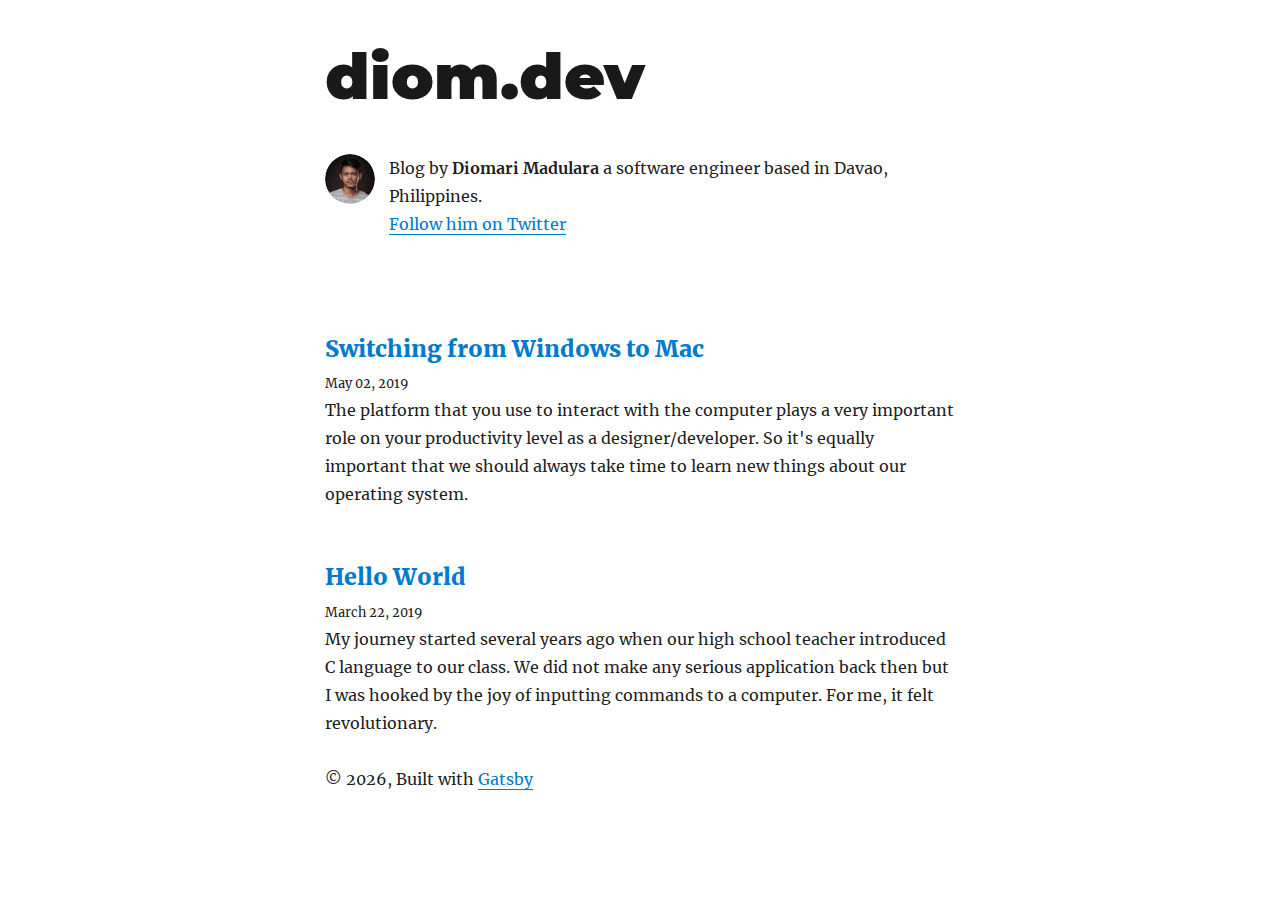
<file: index.html>
<!DOCTYPE html><html lang="en"><head><meta charSet="utf-8"/><meta http-equiv="x-ua-compatible" content="ie=edge"/><meta name="viewport" content="width=device-width, initial-scale=1, shrink-to-fit=no"/><style id="typography.js">html{font-family:sans-serif;-ms-text-size-adjust:100%;-webkit-text-size-adjust:100%}body{margin:0}article,aside,details,figcaption,figure,footer,header,main,menu,nav,section,summary{display:block}audio,canvas,progress,video{display:inline-block}audio:not([controls]){display:none;height:0}progress{vertical-align:baseline}[hidden],template{display:none}a{background-color:transparent;-webkit-text-decoration-skip:objects}a:active,a:hover{outline-width:0}abbr[title]{border-bottom:none;text-decoration:underline;text-decoration:underline dotted}b,strong{font-weight:inherit;font-weight:bolder}dfn{font-style:italic}h1{font-size:2em;margin:.67em 0}mark{background-color:#ff0;color:#000}small{font-size:80%}sub,sup{font-size:75%;line-height:0;position:relative;vertical-align:baseline}sub{bottom:-.25em}sup{top:-.5em}img{border-style:none}svg:not(:root){overflow:hidden}code,kbd,pre,samp{font-family:monospace,monospace;font-size:1em}figure{margin:1em 40px}hr{box-sizing:content-box;height:0;overflow:visible}button,input,optgroup,select,textarea{font:inherit;margin:0}optgroup{font-weight:700}button,input{overflow:visible}button,select{text-transform:none}[type=reset],[type=submit],button,html [type=button]{-webkit-appearance:button}[type=button]::-moz-focus-inner,[type=reset]::-moz-focus-inner,[type=submit]::-moz-focus-inner,button::-moz-focus-inner{border-style:none;padding:0}[type=button]:-moz-focusring,[type=reset]:-moz-focusring,[type=submit]:-moz-focusring,button:-moz-focusring{outline:1px dotted ButtonText}fieldset{border:1px solid silver;margin:0 2px;padding:.35em .625em .75em}legend{box-sizing:border-box;color:inherit;display:table;max-width:100%;padding:0;white-space:normal}textarea{overflow:auto}[type=checkbox],[type=radio]{box-sizing:border-box;padding:0}[type=number]::-webkit-inner-spin-button,[type=number]::-webkit-outer-spin-button{height:auto}[type=search]{-webkit-appearance:textfield;outline-offset:-2px}[type=search]::-webkit-search-cancel-button,[type=search]::-webkit-search-decoration{-webkit-appearance:none}::-webkit-input-placeholder{color:inherit;opacity:.54}::-webkit-file-upload-button{-webkit-appearance:button;font:inherit}html{font:100%/1.75 'Merriweather','Georgia',serif;box-sizing:border-box;overflow-y:scroll;}*{box-sizing:inherit;}*:before{box-sizing:inherit;}*:after{box-sizing:inherit;}body{color:hsla(0,0%,0%,0.9);font-family:'Merriweather','Georgia',serif;font-weight:400;word-wrap:break-word;font-kerning:normal;-moz-font-feature-settings:"kern", "liga", "clig", "calt";-ms-font-feature-settings:"kern", "liga", "clig", "calt";-webkit-font-feature-settings:"kern", "liga", "clig", "calt";font-feature-settings:"kern", "liga", "clig", "calt";}img{max-width:100%;margin-left:0;margin-right:0;margin-top:0;padding-bottom:0;padding-left:0;padding-right:0;padding-top:0;margin-bottom:1.75rem;}h1{margin-left:0;margin-right:0;margin-top:0;padding-bottom:0;padding-left:0;padding-right:0;padding-top:0;margin-bottom:1.75rem;color:inherit;font-family:Montserrat,sans-serif;font-weight:900;text-rendering:optimizeLegibility;font-size:2.5rem;line-height:1.1;}h2{margin-left:0;margin-right:0;margin-top:0;padding-bottom:0;padding-left:0;padding-right:0;padding-top:0;margin-bottom:1.75rem;color:inherit;font-family:'Merriweather','Georgia',serif;font-weight:900;text-rendering:optimizeLegibility;font-size:1.73286rem;line-height:1.1;}h3{margin-left:0;margin-right:0;margin-top:0;padding-bottom:0;padding-left:0;padding-right:0;padding-top:0;margin-bottom:1.75rem;color:inherit;font-family:'Merriweather','Georgia',serif;font-weight:900;text-rendering:optimizeLegibility;font-size:1.4427rem;line-height:1.1;}h4{margin-left:0;margin-right:0;margin-top:0;padding-bottom:0;padding-left:0;padding-right:0;padding-top:0;margin-bottom:1.75rem;color:inherit;font-family:'Merriweather','Georgia',serif;font-weight:900;text-rendering:optimizeLegibility;font-size:1rem;line-height:1.1;letter-spacing:0.140625em;text-transform:uppercase;}h5{margin-left:0;margin-right:0;margin-top:0;padding-bottom:0;padding-left:0;padding-right:0;padding-top:0;margin-bottom:1.75rem;color:inherit;font-family:'Merriweather','Georgia',serif;font-weight:900;text-rendering:optimizeLegibility;font-size:0.83255rem;line-height:1.1;}h6{margin-left:0;margin-right:0;margin-top:0;padding-bottom:0;padding-left:0;padding-right:0;padding-top:0;margin-bottom:1.75rem;color:inherit;font-family:'Merriweather','Georgia',serif;font-weight:900;text-rendering:optimizeLegibility;font-size:0.75966rem;line-height:1.1;font-style:italic;}hgroup{margin-left:0;margin-right:0;margin-top:0;padding-bottom:0;padding-left:0;padding-right:0;padding-top:0;margin-bottom:1.75rem;}ul{margin-left:1.75rem;margin-right:0;margin-top:0;padding-bottom:0;padding-left:0;padding-right:0;padding-top:0;margin-bottom:1.75rem;list-style-position:outside;list-style-image:none;list-style:disc;}ol{margin-left:1.75rem;margin-right:0;margin-top:0;padding-bottom:0;padding-left:0;padding-right:0;padding-top:0;margin-bottom:1.75rem;list-style-position:outside;list-style-image:none;}dl{margin-left:0;margin-right:0;margin-top:0;padding-bottom:0;padding-left:0;padding-right:0;padding-top:0;margin-bottom:1.75rem;}dd{margin-left:0;margin-right:0;margin-top:0;padding-bottom:0;padding-left:0;padding-right:0;padding-top:0;margin-bottom:1.75rem;}p{margin-left:0;margin-right:0;margin-top:0;padding-bottom:0;padding-left:0;padding-right:0;padding-top:0;margin-bottom:1.75rem;}figure{margin-left:0;margin-right:0;margin-top:0;padding-bottom:0;padding-left:0;padding-right:0;padding-top:0;margin-bottom:1.75rem;}pre{margin-left:0;margin-right:0;margin-top:0;padding-bottom:0;padding-left:0;padding-right:0;padding-top:0;margin-bottom:1.75rem;font-size:0.85rem;line-height:1.75rem;}table{margin-left:0;margin-right:0;margin-top:0;padding-bottom:0;padding-left:0;padding-right:0;padding-top:0;margin-bottom:1.75rem;font-size:1rem;line-height:1.75rem;border-collapse:collapse;width:100%;}fieldset{margin-left:0;margin-right:0;margin-top:0;padding-bottom:0;padding-left:0;padding-right:0;padding-top:0;margin-bottom:1.75rem;}blockquote{margin-left:-1.75rem;margin-right:1.75rem;margin-top:0;padding-bottom:0;padding-left:1.42188rem;padding-right:0;padding-top:0;margin-bottom:1.75rem;font-size:1.20112rem;line-height:1.75rem;color:hsla(0,0%,0%,0.59);font-style:italic;border-left:0.32813rem solid hsla(0,0%,0%,0.9);}form{margin-left:0;margin-right:0;margin-top:0;padding-bottom:0;padding-left:0;padding-right:0;padding-top:0;margin-bottom:1.75rem;}noscript{margin-left:0;margin-right:0;margin-top:0;padding-bottom:0;padding-left:0;padding-right:0;padding-top:0;margin-bottom:1.75rem;}iframe{margin-left:0;margin-right:0;margin-top:0;padding-bottom:0;padding-left:0;padding-right:0;padding-top:0;margin-bottom:1.75rem;}hr{margin-left:0;margin-right:0;margin-top:0;padding-bottom:0;padding-left:0;padding-right:0;padding-top:0;margin-bottom:calc(1.75rem - 1px);background:hsla(0,0%,0%,0.2);border:none;height:1px;}address{margin-left:0;margin-right:0;margin-top:0;padding-bottom:0;padding-left:0;padding-right:0;padding-top:0;margin-bottom:1.75rem;}b{font-weight:700;}strong{font-weight:700;}dt{font-weight:700;}th{font-weight:700;}li{margin-bottom:calc(1.75rem / 2);}ol li{padding-left:0;}ul li{padding-left:0;}li > ol{margin-left:1.75rem;margin-bottom:calc(1.75rem / 2);margin-top:calc(1.75rem / 2);}li > ul{margin-left:1.75rem;margin-bottom:calc(1.75rem / 2);margin-top:calc(1.75rem / 2);}blockquote *:last-child{margin-bottom:0;}li *:last-child{margin-bottom:0;}p *:last-child{margin-bottom:0;}li > p{margin-bottom:calc(1.75rem / 2);}code{font-size:0.85rem;line-height:1.75rem;}kbd{font-size:0.85rem;line-height:1.75rem;}samp{font-size:0.85rem;line-height:1.75rem;}abbr{border-bottom:1px dotted hsla(0,0%,0%,0.5);cursor:help;}acronym{border-bottom:1px dotted hsla(0,0%,0%,0.5);cursor:help;}abbr[title]{border-bottom:1px dotted hsla(0,0%,0%,0.5);cursor:help;text-decoration:none;}thead{text-align:left;}td,th{text-align:left;border-bottom:1px solid hsla(0,0%,0%,0.12);font-feature-settings:"tnum";-moz-font-feature-settings:"tnum";-ms-font-feature-settings:"tnum";-webkit-font-feature-settings:"tnum";padding-left:1.16667rem;padding-right:1.16667rem;padding-top:0.875rem;padding-bottom:calc(0.875rem - 1px);}th:first-child,td:first-child{padding-left:0;}th:last-child,td:last-child{padding-right:0;}blockquote > :last-child{margin-bottom:0;}blockquote cite{font-size:1rem;line-height:1.75rem;color:hsla(0,0%,0%,0.9);font-weight:400;}blockquote cite:before{content:"— ";}ul,ol{margin-left:0;}@media only screen and (max-width:480px){ul,ol{margin-left:1.75rem;}blockquote{margin-left:-1.3125rem;margin-right:0;padding-left:0.98438rem;}}h1,h2,h3,h4,h5,h6{margin-top:3.5rem;}a{box-shadow:0 1px 0 0 currentColor;color:#007acc;text-decoration:none;}a:hover,a:active{box-shadow:none;}mark,ins{background:#007acc;color:white;padding:0.10938rem 0.21875rem;text-decoration:none;}a.gatsby-resp-image-link{box-shadow:none;}</style><link rel="apple-touch-icon" sizes="384x384" href="/icons/icon-384x384.png?v=07fab8ad5473f1e15e5f98b64f5d02eda19b8316"/><link rel="alternate" type="application/rss+xml" href="/rss.xml"/><link rel="shortcut icon" href="/icons/icon-48x48.png?v=07fab8ad5473f1e15e5f98b64f5d02eda19b8316"/><link rel="manifest" href="/manifest.webmanifest"/><meta name="theme-color" content="#663399"/><link rel="apple-touch-icon" sizes="48x48" href="/icons/icon-48x48.png?v=07fab8ad5473f1e15e5f98b64f5d02eda19b8316"/><link rel="apple-touch-icon" sizes="72x72" href="/icons/icon-72x72.png?v=07fab8ad5473f1e15e5f98b64f5d02eda19b8316"/><link rel="apple-touch-icon" sizes="96x96" href="/icons/icon-96x96.png?v=07fab8ad5473f1e15e5f98b64f5d02eda19b8316"/><link rel="apple-touch-icon" sizes="144x144" href="/icons/icon-144x144.png?v=07fab8ad5473f1e15e5f98b64f5d02eda19b8316"/><link rel="apple-touch-icon" sizes="192x192" href="/icons/icon-192x192.png?v=07fab8ad5473f1e15e5f98b64f5d02eda19b8316"/><link rel="apple-touch-icon" sizes="256x256" href="/icons/icon-256x256.png?v=07fab8ad5473f1e15e5f98b64f5d02eda19b8316"/><meta name="generator" content="Gatsby 2.2.5"/><link rel="apple-touch-icon" sizes="512x512" href="/icons/icon-512x512.png?v=07fab8ad5473f1e15e5f98b64f5d02eda19b8316"/><title data-react-helmet="true">Diomari Madulara - Software Engineer | diom.dev</title><meta data-react-helmet="true" name="description" content="Personal blog of Diomari Madulara"/><meta data-react-helmet="true" property="og:title" content="Diomari Madulara - Software Engineer"/><meta data-react-helmet="true" property="og:description" content="Personal blog of Diomari Madulara"/><meta data-react-helmet="true" property="og:type" content="website"/><meta data-react-helmet="true" name="twitter:card" content="summary"/><meta data-react-helmet="true" name="twitter:creator" content="Diomari Madulara"/><meta data-react-helmet="true" name="twitter:title" content="Diomari Madulara - Software Engineer"/><meta data-react-helmet="true" name="twitter:description" content="Personal blog of Diomari Madulara"/><meta data-react-helmet="true" name="keywords" content="blog, gatsby, javascript, react"/><style data-href="/styles.969dd727ab0bd044be6d.css">@font-face{font-family:Montserrat;font-style:normal;font-display:swap;font-weight:100;src:local("Montserrat Thin "),local("Montserrat-Thin"),url(/static/montserrat-latin-100-4124805c0503dbfe42dd67d7f5715964.woff2) format("woff2"),url(/static/montserrat-latin-100-c8fb2f714bbc7bc3e8dfffa916b286dc.woff) format("woff")}@font-face{font-family:Montserrat;font-style:italic;font-display:swap;font-weight:100;src:local("Montserrat Thin italic"),local("Montserrat-Thinitalic"),url(/static/montserrat-latin-100italic-e4bf47bd171a9b2a72dd84c58bf90edf.woff2) format("woff2"),url(/static/montserrat-latin-100italic-d1f3f2d02ee4d7d2d4b1ad865014f189.woff) format("woff")}@font-face{font-family:Montserrat;font-style:normal;font-display:swap;font-weight:200;src:local("Montserrat Extra Light "),local("Montserrat-Extra Light"),url(/static/montserrat-latin-200-444ae007121264bc1969d49b4031f9b2.woff2) format("woff2"),url(/static/montserrat-latin-200-edbce16a90aa22c297a0307b85789837.woff) format("woff")}@font-face{font-family:Montserrat;font-style:italic;font-display:swap;font-weight:200;src:local("Montserrat Extra Light italic"),local("Montserrat-Extra Lightitalic"),url(/static/montserrat-latin-200italic-f316c5d1ec40f3e68654c3f38b3999f3.woff2) format("woff2"),url(/static/montserrat-latin-200italic-d7bbb730d9b5e11720b3eb32326dcca7.woff) format("woff")}@font-face{font-family:Montserrat;font-style:normal;font-display:swap;font-weight:300;src:local("Montserrat Light "),local("Montserrat-Light"),url(/static/montserrat-latin-300-0a7c6df06e85d978d096d4d18fd8d43d.woff2) format("woff2"),url(/static/montserrat-latin-300-5e86df2cad22d2ef2b03516334afae5e.woff) format("woff")}@font-face{font-family:Montserrat;font-style:italic;font-display:swap;font-weight:300;src:local("Montserrat Light italic"),local("Montserrat-Lightitalic"),url(/static/montserrat-latin-300italic-c076c4892bc7a4be7b9097e97a35012d.woff2) format("woff2"),url(/static/montserrat-latin-300italic-37c74a8d2d0d36a0a2c6e9a37ee15b0c.woff) format("woff")}@font-face{font-family:Montserrat;font-style:normal;font-display:swap;font-weight:400;src:local("Montserrat Regular "),local("Montserrat-Regular"),url(/static/montserrat-latin-400-501ce09c42716a2f6e1503a25eb174c9.woff2) format("woff2"),url(/static/montserrat-latin-400-f29d2b8559699b6beb5b29b25b8bc572.woff) format("woff")}@font-face{font-family:Montserrat;font-style:italic;font-display:swap;font-weight:400;src:local("Montserrat Regular italic"),local("Montserrat-Regularitalic"),url(/static/montserrat-latin-400italic-882908d9950d9c86ebd380877f293d95.woff2) format("woff2"),url(/static/montserrat-latin-400italic-22e7b04e5f2a901d49d4d342315a715a.woff) format("woff")}@font-face{font-family:Montserrat;font-style:normal;font-display:swap;font-weight:500;src:local("Montserrat Medium "),local("Montserrat-Medium"),url(/static/montserrat-latin-500-f0f2716c5fe401d175b88715e7d28685.woff2) format("woff2"),url(/static/montserrat-latin-500-991b453bf90a0980e78966d2af7e3d3a.woff) format("woff")}@font-face{font-family:Montserrat;font-style:italic;font-display:swap;font-weight:500;src:local("Montserrat Medium italic"),local("Montserrat-Mediumitalic"),url(/static/montserrat-latin-500italic-4590ebba421b3288c305305d7fa7b504.woff2) format("woff2"),url(/static/montserrat-latin-500italic-f3d41e4cdcc2314e49ddcea751d6f87f.woff) format("woff")}@font-face{font-family:Montserrat;font-style:normal;font-display:swap;font-weight:600;src:local("Montserrat SemiBold "),local("Montserrat-SemiBold"),url(/static/montserrat-latin-600-15c24f7109941777774ddd2c636c6a50.woff2) format("woff2"),url(/static/montserrat-latin-600-f6dc6096f48956908c1787d9a722570a.woff) format("woff")}@font-face{font-family:Montserrat;font-style:italic;font-display:swap;font-weight:600;src:local("Montserrat SemiBold italic"),local("Montserrat-SemiBolditalic"),url(/static/montserrat-latin-600italic-6d10b80529d5c36c7c09fca7193af0fc.woff2) format("woff2"),url(/static/montserrat-latin-600italic-02c4833312d94b1b0866f073023a250e.woff) format("woff")}@font-face{font-family:Montserrat;font-style:normal;font-display:swap;font-weight:700;src:local("Montserrat Bold "),local("Montserrat-Bold"),url(/static/montserrat-latin-700-79982cd1f74c6fa7451bf9b37ead09ff.woff2) format("woff2"),url(/static/montserrat-latin-700-957e93fbbe131a59791cd820d98b7109.woff) format("woff")}@font-face{font-family:Montserrat;font-style:italic;font-display:swap;font-weight:700;src:local("Montserrat Bold italic"),local("Montserrat-Bolditalic"),url(/static/montserrat-latin-700italic-283438e9577fe6a684466bb100e105ec.woff2) format("woff2"),url(/static/montserrat-latin-700italic-ca627c5ccc65cf80c2ecaea44b997de9.woff) format("woff")}@font-face{font-family:Montserrat;font-style:normal;font-display:swap;font-weight:800;src:local("Montserrat ExtraBold "),local("Montserrat-ExtraBold"),url(/static/montserrat-latin-800-35386154b78d046218fc8f88a44ff515.woff2) format("woff2"),url(/static/montserrat-latin-800-756655905d91b77960888262e7d58d35.woff) format("woff")}@font-face{font-family:Montserrat;font-style:italic;font-display:swap;font-weight:800;src:local("Montserrat ExtraBold italic"),local("Montserrat-ExtraBolditalic"),url(/static/montserrat-latin-800italic-e1b52a7bd83e2324db6d92bdc206844c.woff2) format("woff2"),url(/static/montserrat-latin-800italic-a69f0add9d86c1a84311d7dd8693ba4a.woff) format("woff")}@font-face{font-family:Montserrat;font-style:normal;font-display:swap;font-weight:900;src:local("Montserrat Black "),local("Montserrat-Black"),url(/static/montserrat-latin-900-260c2ea3ef57feb82251952e605a36d5.woff2) format("woff2"),url(/static/montserrat-latin-900-186cae8091da578150d81958e217714a.woff) format("woff")}@font-face{font-family:Montserrat;font-style:italic;font-display:swap;font-weight:900;src:local("Montserrat Black italic"),local("Montserrat-Blackitalic"),url(/static/montserrat-latin-900italic-d785fb9fc74588ffb7f306799709a97d.woff2) format("woff2"),url(/static/montserrat-latin-900italic-43b527fe77254f97ea36e2b54e845ec4.woff) format("woff")}@font-face{font-family:Merriweather;font-style:normal;font-display:swap;font-weight:300;src:local("Merriweather Light "),local("Merriweather-Light"),url(/static/merriweather-latin-300-b1158cfcd4aacb9d8fb61625e37af46a.woff2) format("woff2"),url(/static/merriweather-latin-300-cc7de05e166e90320d7d896e0f72a19d.woff) format("woff")}@font-face{font-family:Merriweather;font-style:italic;font-display:swap;font-weight:300;src:local("Merriweather Light italic"),local("Merriweather-Lightitalic"),url(/static/merriweather-latin-300italic-8fe52a48089d6ebe46db0b8e7cc66263.woff2) format("woff2"),url(/static/merriweather-latin-300italic-e1331f5397c2a673f9d3765138debdb5.woff) format("woff")}@font-face{font-family:Merriweather;font-style:normal;font-display:swap;font-weight:400;src:local("Merriweather Regular "),local("Merriweather-Regular"),url(/static/merriweather-latin-400-8276fdb72ae8f4714d4e6eba704cc39f.woff2) format("woff2"),url(/static/merriweather-latin-400-69f09800f4f6479d06e44eba837df872.woff) format("woff")}@font-face{font-family:Merriweather;font-style:italic;font-display:swap;font-weight:400;src:local("Merriweather Regular italic"),local("Merriweather-Regularitalic"),url(/static/merriweather-latin-400italic-3a9be9ea9f7aa4af6de7307df21d9fc0.woff2) format("woff2"),url(/static/merriweather-latin-400italic-d76079ed7541a433a54f79316de086e9.woff) format("woff")}@font-face{font-family:Merriweather;font-style:normal;font-display:swap;font-weight:700;src:local("Merriweather Bold "),local("Merriweather-Bold"),url(/static/merriweather-latin-700-fa534be7ffa380e39a7f6e03bf9a5e03.woff2) format("woff2"),url(/static/merriweather-latin-700-ba56ea84b8084b7ff9677f50d3cd81bd.woff) format("woff")}@font-face{font-family:Merriweather;font-style:italic;font-display:swap;font-weight:700;src:local("Merriweather Bold italic"),local("Merriweather-Bolditalic"),url(/static/merriweather-latin-700italic-1ef5edaaa20ae53ea50399884c5e48c6.woff2) format("woff2"),url(/static/merriweather-latin-700italic-534bc9e7ce93c73d73426e46acd78092.woff) format("woff")}@font-face{font-family:Merriweather;font-style:normal;font-display:swap;font-weight:900;src:local("Merriweather Black "),local("Merriweather-Black"),url(/static/merriweather-latin-900-7528fb70e8a4a82c7305e72ff43ac25f.woff2) format("woff2"),url(/static/merriweather-latin-900-3799b6e2f5ed3fcccf9d7a708d7419fa.woff) format("woff")}@font-face{font-family:Merriweather;font-style:italic;font-display:swap;font-weight:900;src:local("Merriweather Black italic"),local("Merriweather-Blackitalic"),url(/static/merriweather-latin-900italic-e1b4d2aaa78e12ad84aaf8a56321e4c2.woff2) format("woff2"),url(/static/merriweather-latin-900italic-2ae22f731b3424e8dbb4b37f7ca6e708.woff) format("woff")}main .gatsby-resp-image-link .gatsby-resp-image-wrapper{margin-left:0!important}</style><link as="script" rel="preload" href="/component---src-pages-index-js-31e94a63574bac7d5196.js"/><link as="script" rel="preload" href="/0-a5d07751aedf8421c70f.js"/><link as="script" rel="preload" href="/app-74fe15c4a81a17763fd7.js"/><link as="script" rel="preload" href="/styles-55d9a77079648f7209b9.js"/><link as="script" rel="preload" href="/webpack-runtime-407ea5a5af0bd3889fde.js"/><link as="fetch" rel="preload" href="/static/d/173/path---index-6a9-1HptWa3Ywkvze0dQGs2aHNvXd4.json" crossorigin="use-credentials"/></head><body><noscript id="gatsby-noscript">This app works best with JavaScript enabled.</noscript><div id="___gatsby"><div style="outline:none" tabindex="-1" role="group"><div style="margin-left:auto;margin-right:auto;max-width:42rem;padding:2.625rem 1.3125rem"><header><h1 style="font-size:3.95285rem;line-height:4.375rem;margin-bottom:2.625rem;margin-top:0"><a aria-current="page" style="box-shadow:none;text-decoration:none;color:inherit" class="" href="/">diom.dev</a></h1></header><main><div style="display:flex;margin-bottom:4.375rem"><div class=" gatsby-image-wrapper" style="position:relative;overflow:hidden;display:inline-block;width:50px;height:50px;margin-right:0.875rem;margin-bottom:0;min-width:50px;border-radius:100%"><img src="[data-uri]" alt="Diomari Madulara" style="position:absolute;top:0;left:0;width:100%;height:100%;object-fit:cover;object-position:center;opacity:1;transition:opacity 0.5s;transition-delay:0.25s;border-radius:50%"/><noscript><picture><img width="50" height="50" srcset="/static/4cc127510f37fc90dfe2adbf55abe382/b66ac/profile-pic.jpg 1x,
/static/4cc127510f37fc90dfe2adbf55abe382/a61a6/profile-pic.jpg 1.5x,
/static/4cc127510f37fc90dfe2adbf55abe382/45d91/profile-pic.jpg 2x,
/static/4cc127510f37fc90dfe2adbf55abe382/2181b/profile-pic.jpg 3x" src="/static/4cc127510f37fc90dfe2adbf55abe382/b66ac/profile-pic.jpg" alt="Diomari Madulara" style="position:absolute;top:0;left:0;transition:opacity 0.5s;transition-delay:0.5s;opacity:1;width:100%;height:100%;object-fit:cover;object-position:center"/></picture></noscript></div><p>Blog by <strong>Diomari Madulara</strong> a software engineer based in Davao, Philippines.<br/> <a href="https://twitter.com/diomdev">Follow him on Twitter</a></p></div><div><h3 style="margin-bottom:0.4375rem"><a style="box-shadow:none" href="/switching-from-windows-to-mac/">Switching from Windows to Mac</a></h3><small>May 02, 2019</small><p>The platform that you use to interact with the computer plays a very important role on your productivity level as a designer/developer. So it's equally important that we should always take time to learn new things about our operating system.</p></div><div><h3 style="margin-bottom:0.4375rem"><a style="box-shadow:none" href="/hello-world/">Hello World</a></h3><small>March 22, 2019</small><p>My journey started several years ago when our high school teacher introduced C language to our class. We did not make any serious application back then but I was hooked by the joy of inputting commands to a computer. For me, it felt revolutionary.</p></div></main><footer>© <!-- -->2019<!-- -->, Built with<!-- --> <a href="https://www.gatsbyjs.org">Gatsby</a></footer></div></div></div><script>
  
  
  if(true) {
    (function(i,s,o,g,r,a,m){i['GoogleAnalyticsObject']=r;i[r]=i[r]||function(){
    (i[r].q=i[r].q||[]).push(arguments)},i[r].l=1*new Date();a=s.createElement(o),
    m=s.getElementsByTagName(o)[0];a.async=1;a.src=g;m.parentNode.insertBefore(a,m)
    })(window,document,'script','https://www.google-analytics.com/analytics.js','ga');
  }
  if (typeof ga === "function") {
    ga('create', 'UA-129725667-2', 'auto', {});
      
      
      
      }
      </script><script>
  
  
  if(true) {
    (function(i,s,o,g,r,a,m){i['GoogleAnalyticsObject']=r;i[r]=i[r]||function(){
    (i[r].q=i[r].q||[]).push(arguments)},i[r].l=1*new Date();a=s.createElement(o),
    m=s.getElementsByTagName(o)[0];a.async=1;a.src=g;m.parentNode.insertBefore(a,m)
    })(window,document,'script','https://www.google-analytics.com/analytics.js','ga');
  }
  if (typeof ga === "function") {
    ga('create', 'undefined', 'auto', {});
      
      
      
      }
      </script><script id="gatsby-script-loader">/*<![CDATA[*/window.page={"componentChunkName":"component---src-pages-index-js","jsonName":"index","path":"/"};window.dataPath="173/path---index-6a9-1HptWa3Ywkvze0dQGs2aHNvXd4";/*]]>*/</script><script id="gatsby-chunk-mapping">/*<![CDATA[*/window.___chunkMapping={"app":["/app-74fe15c4a81a17763fd7.js"],"component---node-modules-gatsby-plugin-offline-app-shell-js":["/component---node-modules-gatsby-plugin-offline-app-shell-js-58f67562ab44a02057bd.js"],"component---src-templates-blog-post-js":["/component---src-templates-blog-post-js-3e34b6194d92c4f2395a.js"],"component---src-pages-404-js":["/component---src-pages-404-js-62afd24c09d5e382a0e3.js"],"component---src-pages-index-js":["/component---src-pages-index-js-31e94a63574bac7d5196.js"],"pages-manifest":["/pages-manifest-dee102dc2f5b057f1097.js"]};/*]]>*/</script><script src="/webpack-runtime-407ea5a5af0bd3889fde.js" async=""></script><script src="/styles-55d9a77079648f7209b9.js" async=""></script><script src="/app-74fe15c4a81a17763fd7.js" async=""></script><script src="/0-a5d07751aedf8421c70f.js" async=""></script><script src="/component---src-pages-index-js-31e94a63574bac7d5196.js" async=""></script></body></html>
</file>
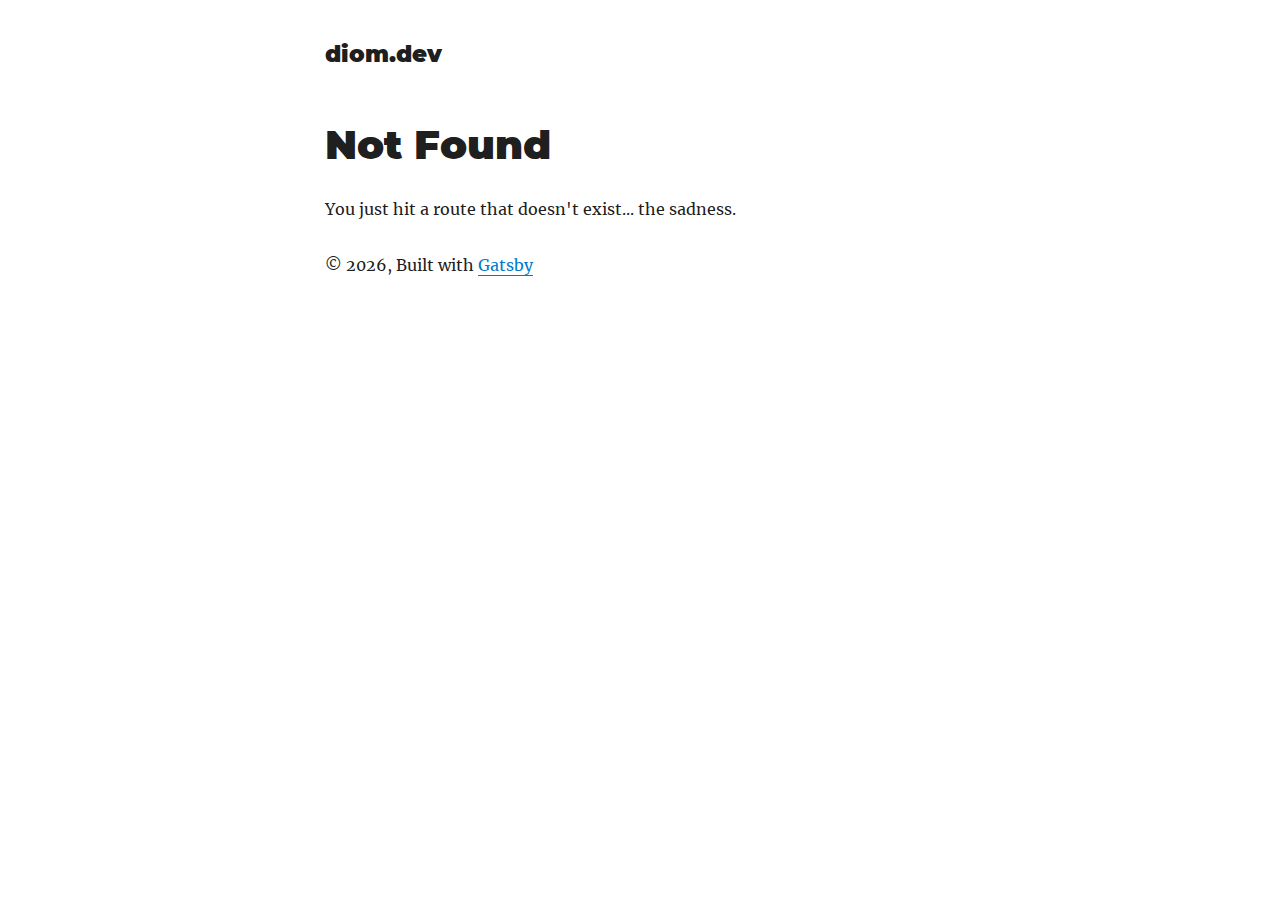
<file: 404/index.html>
<!DOCTYPE html><html lang="en"><head><meta charSet="utf-8"/><meta http-equiv="x-ua-compatible" content="ie=edge"/><meta name="viewport" content="width=device-width, initial-scale=1, shrink-to-fit=no"/><style id="typography.js">html{font-family:sans-serif;-ms-text-size-adjust:100%;-webkit-text-size-adjust:100%}body{margin:0}article,aside,details,figcaption,figure,footer,header,main,menu,nav,section,summary{display:block}audio,canvas,progress,video{display:inline-block}audio:not([controls]){display:none;height:0}progress{vertical-align:baseline}[hidden],template{display:none}a{background-color:transparent;-webkit-text-decoration-skip:objects}a:active,a:hover{outline-width:0}abbr[title]{border-bottom:none;text-decoration:underline;text-decoration:underline dotted}b,strong{font-weight:inherit;font-weight:bolder}dfn{font-style:italic}h1{font-size:2em;margin:.67em 0}mark{background-color:#ff0;color:#000}small{font-size:80%}sub,sup{font-size:75%;line-height:0;position:relative;vertical-align:baseline}sub{bottom:-.25em}sup{top:-.5em}img{border-style:none}svg:not(:root){overflow:hidden}code,kbd,pre,samp{font-family:monospace,monospace;font-size:1em}figure{margin:1em 40px}hr{box-sizing:content-box;height:0;overflow:visible}button,input,optgroup,select,textarea{font:inherit;margin:0}optgroup{font-weight:700}button,input{overflow:visible}button,select{text-transform:none}[type=reset],[type=submit],button,html [type=button]{-webkit-appearance:button}[type=button]::-moz-focus-inner,[type=reset]::-moz-focus-inner,[type=submit]::-moz-focus-inner,button::-moz-focus-inner{border-style:none;padding:0}[type=button]:-moz-focusring,[type=reset]:-moz-focusring,[type=submit]:-moz-focusring,button:-moz-focusring{outline:1px dotted ButtonText}fieldset{border:1px solid silver;margin:0 2px;padding:.35em .625em .75em}legend{box-sizing:border-box;color:inherit;display:table;max-width:100%;padding:0;white-space:normal}textarea{overflow:auto}[type=checkbox],[type=radio]{box-sizing:border-box;padding:0}[type=number]::-webkit-inner-spin-button,[type=number]::-webkit-outer-spin-button{height:auto}[type=search]{-webkit-appearance:textfield;outline-offset:-2px}[type=search]::-webkit-search-cancel-button,[type=search]::-webkit-search-decoration{-webkit-appearance:none}::-webkit-input-placeholder{color:inherit;opacity:.54}::-webkit-file-upload-button{-webkit-appearance:button;font:inherit}html{font:100%/1.75 'Merriweather','Georgia',serif;box-sizing:border-box;overflow-y:scroll;}*{box-sizing:inherit;}*:before{box-sizing:inherit;}*:after{box-sizing:inherit;}body{color:hsla(0,0%,0%,0.9);font-family:'Merriweather','Georgia',serif;font-weight:400;word-wrap:break-word;font-kerning:normal;-moz-font-feature-settings:"kern", "liga", "clig", "calt";-ms-font-feature-settings:"kern", "liga", "clig", "calt";-webkit-font-feature-settings:"kern", "liga", "clig", "calt";font-feature-settings:"kern", "liga", "clig", "calt";}img{max-width:100%;margin-left:0;margin-right:0;margin-top:0;padding-bottom:0;padding-left:0;padding-right:0;padding-top:0;margin-bottom:1.75rem;}h1{margin-left:0;margin-right:0;margin-top:0;padding-bottom:0;padding-left:0;padding-right:0;padding-top:0;margin-bottom:1.75rem;color:inherit;font-family:Montserrat,sans-serif;font-weight:900;text-rendering:optimizeLegibility;font-size:2.5rem;line-height:1.1;}h2{margin-left:0;margin-right:0;margin-top:0;padding-bottom:0;padding-left:0;padding-right:0;padding-top:0;margin-bottom:1.75rem;color:inherit;font-family:'Merriweather','Georgia',serif;font-weight:900;text-rendering:optimizeLegibility;font-size:1.73286rem;line-height:1.1;}h3{margin-left:0;margin-right:0;margin-top:0;padding-bottom:0;padding-left:0;padding-right:0;padding-top:0;margin-bottom:1.75rem;color:inherit;font-family:'Merriweather','Georgia',serif;font-weight:900;text-rendering:optimizeLegibility;font-size:1.4427rem;line-height:1.1;}h4{margin-left:0;margin-right:0;margin-top:0;padding-bottom:0;padding-left:0;padding-right:0;padding-top:0;margin-bottom:1.75rem;color:inherit;font-family:'Merriweather','Georgia',serif;font-weight:900;text-rendering:optimizeLegibility;font-size:1rem;line-height:1.1;letter-spacing:0.140625em;text-transform:uppercase;}h5{margin-left:0;margin-right:0;margin-top:0;padding-bottom:0;padding-left:0;padding-right:0;padding-top:0;margin-bottom:1.75rem;color:inherit;font-family:'Merriweather','Georgia',serif;font-weight:900;text-rendering:optimizeLegibility;font-size:0.83255rem;line-height:1.1;}h6{margin-left:0;margin-right:0;margin-top:0;padding-bottom:0;padding-left:0;padding-right:0;padding-top:0;margin-bottom:1.75rem;color:inherit;font-family:'Merriweather','Georgia',serif;font-weight:900;text-rendering:optimizeLegibility;font-size:0.75966rem;line-height:1.1;font-style:italic;}hgroup{margin-left:0;margin-right:0;margin-top:0;padding-bottom:0;padding-left:0;padding-right:0;padding-top:0;margin-bottom:1.75rem;}ul{margin-left:1.75rem;margin-right:0;margin-top:0;padding-bottom:0;padding-left:0;padding-right:0;padding-top:0;margin-bottom:1.75rem;list-style-position:outside;list-style-image:none;list-style:disc;}ol{margin-left:1.75rem;margin-right:0;margin-top:0;padding-bottom:0;padding-left:0;padding-right:0;padding-top:0;margin-bottom:1.75rem;list-style-position:outside;list-style-image:none;}dl{margin-left:0;margin-right:0;margin-top:0;padding-bottom:0;padding-left:0;padding-right:0;padding-top:0;margin-bottom:1.75rem;}dd{margin-left:0;margin-right:0;margin-top:0;padding-bottom:0;padding-left:0;padding-right:0;padding-top:0;margin-bottom:1.75rem;}p{margin-left:0;margin-right:0;margin-top:0;padding-bottom:0;padding-left:0;padding-right:0;padding-top:0;margin-bottom:1.75rem;}figure{margin-left:0;margin-right:0;margin-top:0;padding-bottom:0;padding-left:0;padding-right:0;padding-top:0;margin-bottom:1.75rem;}pre{margin-left:0;margin-right:0;margin-top:0;padding-bottom:0;padding-left:0;padding-right:0;padding-top:0;margin-bottom:1.75rem;font-size:0.85rem;line-height:1.75rem;}table{margin-left:0;margin-right:0;margin-top:0;padding-bottom:0;padding-left:0;padding-right:0;padding-top:0;margin-bottom:1.75rem;font-size:1rem;line-height:1.75rem;border-collapse:collapse;width:100%;}fieldset{margin-left:0;margin-right:0;margin-top:0;padding-bottom:0;padding-left:0;padding-right:0;padding-top:0;margin-bottom:1.75rem;}blockquote{margin-left:-1.75rem;margin-right:1.75rem;margin-top:0;padding-bottom:0;padding-left:1.42188rem;padding-right:0;padding-top:0;margin-bottom:1.75rem;font-size:1.20112rem;line-height:1.75rem;color:hsla(0,0%,0%,0.59);font-style:italic;border-left:0.32813rem solid hsla(0,0%,0%,0.9);}form{margin-left:0;margin-right:0;margin-top:0;padding-bottom:0;padding-left:0;padding-right:0;padding-top:0;margin-bottom:1.75rem;}noscript{margin-left:0;margin-right:0;margin-top:0;padding-bottom:0;padding-left:0;padding-right:0;padding-top:0;margin-bottom:1.75rem;}iframe{margin-left:0;margin-right:0;margin-top:0;padding-bottom:0;padding-left:0;padding-right:0;padding-top:0;margin-bottom:1.75rem;}hr{margin-left:0;margin-right:0;margin-top:0;padding-bottom:0;padding-left:0;padding-right:0;padding-top:0;margin-bottom:calc(1.75rem - 1px);background:hsla(0,0%,0%,0.2);border:none;height:1px;}address{margin-left:0;margin-right:0;margin-top:0;padding-bottom:0;padding-left:0;padding-right:0;padding-top:0;margin-bottom:1.75rem;}b{font-weight:700;}strong{font-weight:700;}dt{font-weight:700;}th{font-weight:700;}li{margin-bottom:calc(1.75rem / 2);}ol li{padding-left:0;}ul li{padding-left:0;}li > ol{margin-left:1.75rem;margin-bottom:calc(1.75rem / 2);margin-top:calc(1.75rem / 2);}li > ul{margin-left:1.75rem;margin-bottom:calc(1.75rem / 2);margin-top:calc(1.75rem / 2);}blockquote *:last-child{margin-bottom:0;}li *:last-child{margin-bottom:0;}p *:last-child{margin-bottom:0;}li > p{margin-bottom:calc(1.75rem / 2);}code{font-size:0.85rem;line-height:1.75rem;}kbd{font-size:0.85rem;line-height:1.75rem;}samp{font-size:0.85rem;line-height:1.75rem;}abbr{border-bottom:1px dotted hsla(0,0%,0%,0.5);cursor:help;}acronym{border-bottom:1px dotted hsla(0,0%,0%,0.5);cursor:help;}abbr[title]{border-bottom:1px dotted hsla(0,0%,0%,0.5);cursor:help;text-decoration:none;}thead{text-align:left;}td,th{text-align:left;border-bottom:1px solid hsla(0,0%,0%,0.12);font-feature-settings:"tnum";-moz-font-feature-settings:"tnum";-ms-font-feature-settings:"tnum";-webkit-font-feature-settings:"tnum";padding-left:1.16667rem;padding-right:1.16667rem;padding-top:0.875rem;padding-bottom:calc(0.875rem - 1px);}th:first-child,td:first-child{padding-left:0;}th:last-child,td:last-child{padding-right:0;}blockquote > :last-child{margin-bottom:0;}blockquote cite{font-size:1rem;line-height:1.75rem;color:hsla(0,0%,0%,0.9);font-weight:400;}blockquote cite:before{content:"— ";}ul,ol{margin-left:0;}@media only screen and (max-width:480px){ul,ol{margin-left:1.75rem;}blockquote{margin-left:-1.3125rem;margin-right:0;padding-left:0.98438rem;}}h1,h2,h3,h4,h5,h6{margin-top:3.5rem;}a{box-shadow:0 1px 0 0 currentColor;color:#007acc;text-decoration:none;}a:hover,a:active{box-shadow:none;}mark,ins{background:#007acc;color:white;padding:0.10938rem 0.21875rem;text-decoration:none;}a.gatsby-resp-image-link{box-shadow:none;}</style><link rel="apple-touch-icon" sizes="384x384" href="/icons/icon-384x384.png?v=07fab8ad5473f1e15e5f98b64f5d02eda19b8316"/><link rel="alternate" type="application/rss+xml" href="/rss.xml"/><link rel="shortcut icon" href="/icons/icon-48x48.png?v=07fab8ad5473f1e15e5f98b64f5d02eda19b8316"/><link rel="manifest" href="/manifest.webmanifest"/><meta name="theme-color" content="#663399"/><link rel="apple-touch-icon" sizes="48x48" href="/icons/icon-48x48.png?v=07fab8ad5473f1e15e5f98b64f5d02eda19b8316"/><link rel="apple-touch-icon" sizes="72x72" href="/icons/icon-72x72.png?v=07fab8ad5473f1e15e5f98b64f5d02eda19b8316"/><link rel="apple-touch-icon" sizes="96x96" href="/icons/icon-96x96.png?v=07fab8ad5473f1e15e5f98b64f5d02eda19b8316"/><link rel="apple-touch-icon" sizes="144x144" href="/icons/icon-144x144.png?v=07fab8ad5473f1e15e5f98b64f5d02eda19b8316"/><link rel="apple-touch-icon" sizes="192x192" href="/icons/icon-192x192.png?v=07fab8ad5473f1e15e5f98b64f5d02eda19b8316"/><link rel="apple-touch-icon" sizes="256x256" href="/icons/icon-256x256.png?v=07fab8ad5473f1e15e5f98b64f5d02eda19b8316"/><meta name="generator" content="Gatsby 2.2.5"/><link rel="apple-touch-icon" sizes="512x512" href="/icons/icon-512x512.png?v=07fab8ad5473f1e15e5f98b64f5d02eda19b8316"/><title data-react-helmet="true">404: Not Found | diom.dev</title><meta data-react-helmet="true" name="description" content="Personal blog of Diomari Madulara"/><meta data-react-helmet="true" property="og:title" content="404: Not Found"/><meta data-react-helmet="true" property="og:description" content="Personal blog of Diomari Madulara"/><meta data-react-helmet="true" property="og:type" content="website"/><meta data-react-helmet="true" name="twitter:card" content="summary"/><meta data-react-helmet="true" name="twitter:creator" content="Diomari Madulara"/><meta data-react-helmet="true" name="twitter:title" content="404: Not Found"/><meta data-react-helmet="true" name="twitter:description" content="Personal blog of Diomari Madulara"/><style data-href="/styles.969dd727ab0bd044be6d.css">@font-face{font-family:Montserrat;font-style:normal;font-display:swap;font-weight:100;src:local("Montserrat Thin "),local("Montserrat-Thin"),url(/static/montserrat-latin-100-4124805c0503dbfe42dd67d7f5715964.woff2) format("woff2"),url(/static/montserrat-latin-100-c8fb2f714bbc7bc3e8dfffa916b286dc.woff) format("woff")}@font-face{font-family:Montserrat;font-style:italic;font-display:swap;font-weight:100;src:local("Montserrat Thin italic"),local("Montserrat-Thinitalic"),url(/static/montserrat-latin-100italic-e4bf47bd171a9b2a72dd84c58bf90edf.woff2) format("woff2"),url(/static/montserrat-latin-100italic-d1f3f2d02ee4d7d2d4b1ad865014f189.woff) format("woff")}@font-face{font-family:Montserrat;font-style:normal;font-display:swap;font-weight:200;src:local("Montserrat Extra Light "),local("Montserrat-Extra Light"),url(/static/montserrat-latin-200-444ae007121264bc1969d49b4031f9b2.woff2) format("woff2"),url(/static/montserrat-latin-200-edbce16a90aa22c297a0307b85789837.woff) format("woff")}@font-face{font-family:Montserrat;font-style:italic;font-display:swap;font-weight:200;src:local("Montserrat Extra Light italic"),local("Montserrat-Extra Lightitalic"),url(/static/montserrat-latin-200italic-f316c5d1ec40f3e68654c3f38b3999f3.woff2) format("woff2"),url(/static/montserrat-latin-200italic-d7bbb730d9b5e11720b3eb32326dcca7.woff) format("woff")}@font-face{font-family:Montserrat;font-style:normal;font-display:swap;font-weight:300;src:local("Montserrat Light "),local("Montserrat-Light"),url(/static/montserrat-latin-300-0a7c6df06e85d978d096d4d18fd8d43d.woff2) format("woff2"),url(/static/montserrat-latin-300-5e86df2cad22d2ef2b03516334afae5e.woff) format("woff")}@font-face{font-family:Montserrat;font-style:italic;font-display:swap;font-weight:300;src:local("Montserrat Light italic"),local("Montserrat-Lightitalic"),url(/static/montserrat-latin-300italic-c076c4892bc7a4be7b9097e97a35012d.woff2) format("woff2"),url(/static/montserrat-latin-300italic-37c74a8d2d0d36a0a2c6e9a37ee15b0c.woff) format("woff")}@font-face{font-family:Montserrat;font-style:normal;font-display:swap;font-weight:400;src:local("Montserrat Regular "),local("Montserrat-Regular"),url(/static/montserrat-latin-400-501ce09c42716a2f6e1503a25eb174c9.woff2) format("woff2"),url(/static/montserrat-latin-400-f29d2b8559699b6beb5b29b25b8bc572.woff) format("woff")}@font-face{font-family:Montserrat;font-style:italic;font-display:swap;font-weight:400;src:local("Montserrat Regular italic"),local("Montserrat-Regularitalic"),url(/static/montserrat-latin-400italic-882908d9950d9c86ebd380877f293d95.woff2) format("woff2"),url(/static/montserrat-latin-400italic-22e7b04e5f2a901d49d4d342315a715a.woff) format("woff")}@font-face{font-family:Montserrat;font-style:normal;font-display:swap;font-weight:500;src:local("Montserrat Medium "),local("Montserrat-Medium"),url(/static/montserrat-latin-500-f0f2716c5fe401d175b88715e7d28685.woff2) format("woff2"),url(/static/montserrat-latin-500-991b453bf90a0980e78966d2af7e3d3a.woff) format("woff")}@font-face{font-family:Montserrat;font-style:italic;font-display:swap;font-weight:500;src:local("Montserrat Medium italic"),local("Montserrat-Mediumitalic"),url(/static/montserrat-latin-500italic-4590ebba421b3288c305305d7fa7b504.woff2) format("woff2"),url(/static/montserrat-latin-500italic-f3d41e4cdcc2314e49ddcea751d6f87f.woff) format("woff")}@font-face{font-family:Montserrat;font-style:normal;font-display:swap;font-weight:600;src:local("Montserrat SemiBold "),local("Montserrat-SemiBold"),url(/static/montserrat-latin-600-15c24f7109941777774ddd2c636c6a50.woff2) format("woff2"),url(/static/montserrat-latin-600-f6dc6096f48956908c1787d9a722570a.woff) format("woff")}@font-face{font-family:Montserrat;font-style:italic;font-display:swap;font-weight:600;src:local("Montserrat SemiBold italic"),local("Montserrat-SemiBolditalic"),url(/static/montserrat-latin-600italic-6d10b80529d5c36c7c09fca7193af0fc.woff2) format("woff2"),url(/static/montserrat-latin-600italic-02c4833312d94b1b0866f073023a250e.woff) format("woff")}@font-face{font-family:Montserrat;font-style:normal;font-display:swap;font-weight:700;src:local("Montserrat Bold "),local("Montserrat-Bold"),url(/static/montserrat-latin-700-79982cd1f74c6fa7451bf9b37ead09ff.woff2) format("woff2"),url(/static/montserrat-latin-700-957e93fbbe131a59791cd820d98b7109.woff) format("woff")}@font-face{font-family:Montserrat;font-style:italic;font-display:swap;font-weight:700;src:local("Montserrat Bold italic"),local("Montserrat-Bolditalic"),url(/static/montserrat-latin-700italic-283438e9577fe6a684466bb100e105ec.woff2) format("woff2"),url(/static/montserrat-latin-700italic-ca627c5ccc65cf80c2ecaea44b997de9.woff) format("woff")}@font-face{font-family:Montserrat;font-style:normal;font-display:swap;font-weight:800;src:local("Montserrat ExtraBold "),local("Montserrat-ExtraBold"),url(/static/montserrat-latin-800-35386154b78d046218fc8f88a44ff515.woff2) format("woff2"),url(/static/montserrat-latin-800-756655905d91b77960888262e7d58d35.woff) format("woff")}@font-face{font-family:Montserrat;font-style:italic;font-display:swap;font-weight:800;src:local("Montserrat ExtraBold italic"),local("Montserrat-ExtraBolditalic"),url(/static/montserrat-latin-800italic-e1b52a7bd83e2324db6d92bdc206844c.woff2) format("woff2"),url(/static/montserrat-latin-800italic-a69f0add9d86c1a84311d7dd8693ba4a.woff) format("woff")}@font-face{font-family:Montserrat;font-style:normal;font-display:swap;font-weight:900;src:local("Montserrat Black "),local("Montserrat-Black"),url(/static/montserrat-latin-900-260c2ea3ef57feb82251952e605a36d5.woff2) format("woff2"),url(/static/montserrat-latin-900-186cae8091da578150d81958e217714a.woff) format("woff")}@font-face{font-family:Montserrat;font-style:italic;font-display:swap;font-weight:900;src:local("Montserrat Black italic"),local("Montserrat-Blackitalic"),url(/static/montserrat-latin-900italic-d785fb9fc74588ffb7f306799709a97d.woff2) format("woff2"),url(/static/montserrat-latin-900italic-43b527fe77254f97ea36e2b54e845ec4.woff) format("woff")}@font-face{font-family:Merriweather;font-style:normal;font-display:swap;font-weight:300;src:local("Merriweather Light "),local("Merriweather-Light"),url(/static/merriweather-latin-300-b1158cfcd4aacb9d8fb61625e37af46a.woff2) format("woff2"),url(/static/merriweather-latin-300-cc7de05e166e90320d7d896e0f72a19d.woff) format("woff")}@font-face{font-family:Merriweather;font-style:italic;font-display:swap;font-weight:300;src:local("Merriweather Light italic"),local("Merriweather-Lightitalic"),url(/static/merriweather-latin-300italic-8fe52a48089d6ebe46db0b8e7cc66263.woff2) format("woff2"),url(/static/merriweather-latin-300italic-e1331f5397c2a673f9d3765138debdb5.woff) format("woff")}@font-face{font-family:Merriweather;font-style:normal;font-display:swap;font-weight:400;src:local("Merriweather Regular "),local("Merriweather-Regular"),url(/static/merriweather-latin-400-8276fdb72ae8f4714d4e6eba704cc39f.woff2) format("woff2"),url(/static/merriweather-latin-400-69f09800f4f6479d06e44eba837df872.woff) format("woff")}@font-face{font-family:Merriweather;font-style:italic;font-display:swap;font-weight:400;src:local("Merriweather Regular italic"),local("Merriweather-Regularitalic"),url(/static/merriweather-latin-400italic-3a9be9ea9f7aa4af6de7307df21d9fc0.woff2) format("woff2"),url(/static/merriweather-latin-400italic-d76079ed7541a433a54f79316de086e9.woff) format("woff")}@font-face{font-family:Merriweather;font-style:normal;font-display:swap;font-weight:700;src:local("Merriweather Bold "),local("Merriweather-Bold"),url(/static/merriweather-latin-700-fa534be7ffa380e39a7f6e03bf9a5e03.woff2) format("woff2"),url(/static/merriweather-latin-700-ba56ea84b8084b7ff9677f50d3cd81bd.woff) format("woff")}@font-face{font-family:Merriweather;font-style:italic;font-display:swap;font-weight:700;src:local("Merriweather Bold italic"),local("Merriweather-Bolditalic"),url(/static/merriweather-latin-700italic-1ef5edaaa20ae53ea50399884c5e48c6.woff2) format("woff2"),url(/static/merriweather-latin-700italic-534bc9e7ce93c73d73426e46acd78092.woff) format("woff")}@font-face{font-family:Merriweather;font-style:normal;font-display:swap;font-weight:900;src:local("Merriweather Black "),local("Merriweather-Black"),url(/static/merriweather-latin-900-7528fb70e8a4a82c7305e72ff43ac25f.woff2) format("woff2"),url(/static/merriweather-latin-900-3799b6e2f5ed3fcccf9d7a708d7419fa.woff) format("woff")}@font-face{font-family:Merriweather;font-style:italic;font-display:swap;font-weight:900;src:local("Merriweather Black italic"),local("Merriweather-Blackitalic"),url(/static/merriweather-latin-900italic-e1b4d2aaa78e12ad84aaf8a56321e4c2.woff2) format("woff2"),url(/static/merriweather-latin-900italic-2ae22f731b3424e8dbb4b37f7ca6e708.woff) format("woff")}main .gatsby-resp-image-link .gatsby-resp-image-wrapper{margin-left:0!important}</style><link as="script" rel="preload" href="/component---src-pages-404-js-62afd24c09d5e382a0e3.js"/><link as="script" rel="preload" href="/0-a5d07751aedf8421c70f.js"/><link as="script" rel="preload" href="/app-74fe15c4a81a17763fd7.js"/><link as="script" rel="preload" href="/styles-55d9a77079648f7209b9.js"/><link as="script" rel="preload" href="/webpack-runtime-407ea5a5af0bd3889fde.js"/><link as="fetch" rel="preload" href="/static/d/250/path---404-22-d-bce-OwjFJMReEUQ6WgkBGIlrdUe07v8.json" crossorigin="use-credentials"/></head><body><noscript id="gatsby-noscript">This app works best with JavaScript enabled.</noscript><div id="___gatsby"><div style="outline:none" tabindex="-1" role="group"><div style="margin-left:auto;margin-right:auto;max-width:42rem;padding:2.625rem 1.3125rem"><header><h3 style="font-family:Montserrat, sans-serif;margin-top:0"><a style="box-shadow:none;text-decoration:none;color:inherit" href="/">diom.dev</a></h3></header><main><h1>Not Found</h1><p>You just hit a route that doesn&#x27;t exist... the sadness.</p></main><footer>© <!-- -->2019<!-- -->, Built with<!-- --> <a href="https://www.gatsbyjs.org">Gatsby</a></footer></div></div></div><script>
  
  
  if(true) {
    (function(i,s,o,g,r,a,m){i['GoogleAnalyticsObject']=r;i[r]=i[r]||function(){
    (i[r].q=i[r].q||[]).push(arguments)},i[r].l=1*new Date();a=s.createElement(o),
    m=s.getElementsByTagName(o)[0];a.async=1;a.src=g;m.parentNode.insertBefore(a,m)
    })(window,document,'script','https://www.google-analytics.com/analytics.js','ga');
  }
  if (typeof ga === "function") {
    ga('create', 'UA-129725667-2', 'auto', {});
      
      
      
      }
      </script><script>
  
  
  if(true) {
    (function(i,s,o,g,r,a,m){i['GoogleAnalyticsObject']=r;i[r]=i[r]||function(){
    (i[r].q=i[r].q||[]).push(arguments)},i[r].l=1*new Date();a=s.createElement(o),
    m=s.getElementsByTagName(o)[0];a.async=1;a.src=g;m.parentNode.insertBefore(a,m)
    })(window,document,'script','https://www.google-analytics.com/analytics.js','ga');
  }
  if (typeof ga === "function") {
    ga('create', 'undefined', 'auto', {});
      
      
      
      }
      </script><script id="gatsby-script-loader">/*<![CDATA[*/window.page={"componentChunkName":"component---src-pages-404-js","jsonName":"404-22d","path":"/404/"};window.dataPath="250/path---404-22-d-bce-OwjFJMReEUQ6WgkBGIlrdUe07v8";/*]]>*/</script><script id="gatsby-chunk-mapping">/*<![CDATA[*/window.___chunkMapping={"app":["/app-74fe15c4a81a17763fd7.js"],"component---node-modules-gatsby-plugin-offline-app-shell-js":["/component---node-modules-gatsby-plugin-offline-app-shell-js-58f67562ab44a02057bd.js"],"component---src-templates-blog-post-js":["/component---src-templates-blog-post-js-3e34b6194d92c4f2395a.js"],"component---src-pages-404-js":["/component---src-pages-404-js-62afd24c09d5e382a0e3.js"],"component---src-pages-index-js":["/component---src-pages-index-js-31e94a63574bac7d5196.js"],"pages-manifest":["/pages-manifest-dee102dc2f5b057f1097.js"]};/*]]>*/</script><script src="/webpack-runtime-407ea5a5af0bd3889fde.js" async=""></script><script src="/styles-55d9a77079648f7209b9.js" async=""></script><script src="/app-74fe15c4a81a17763fd7.js" async=""></script><script src="/0-a5d07751aedf8421c70f.js" async=""></script><script src="/component---src-pages-404-js-62afd24c09d5e382a0e3.js" async=""></script></body></html>
</file>
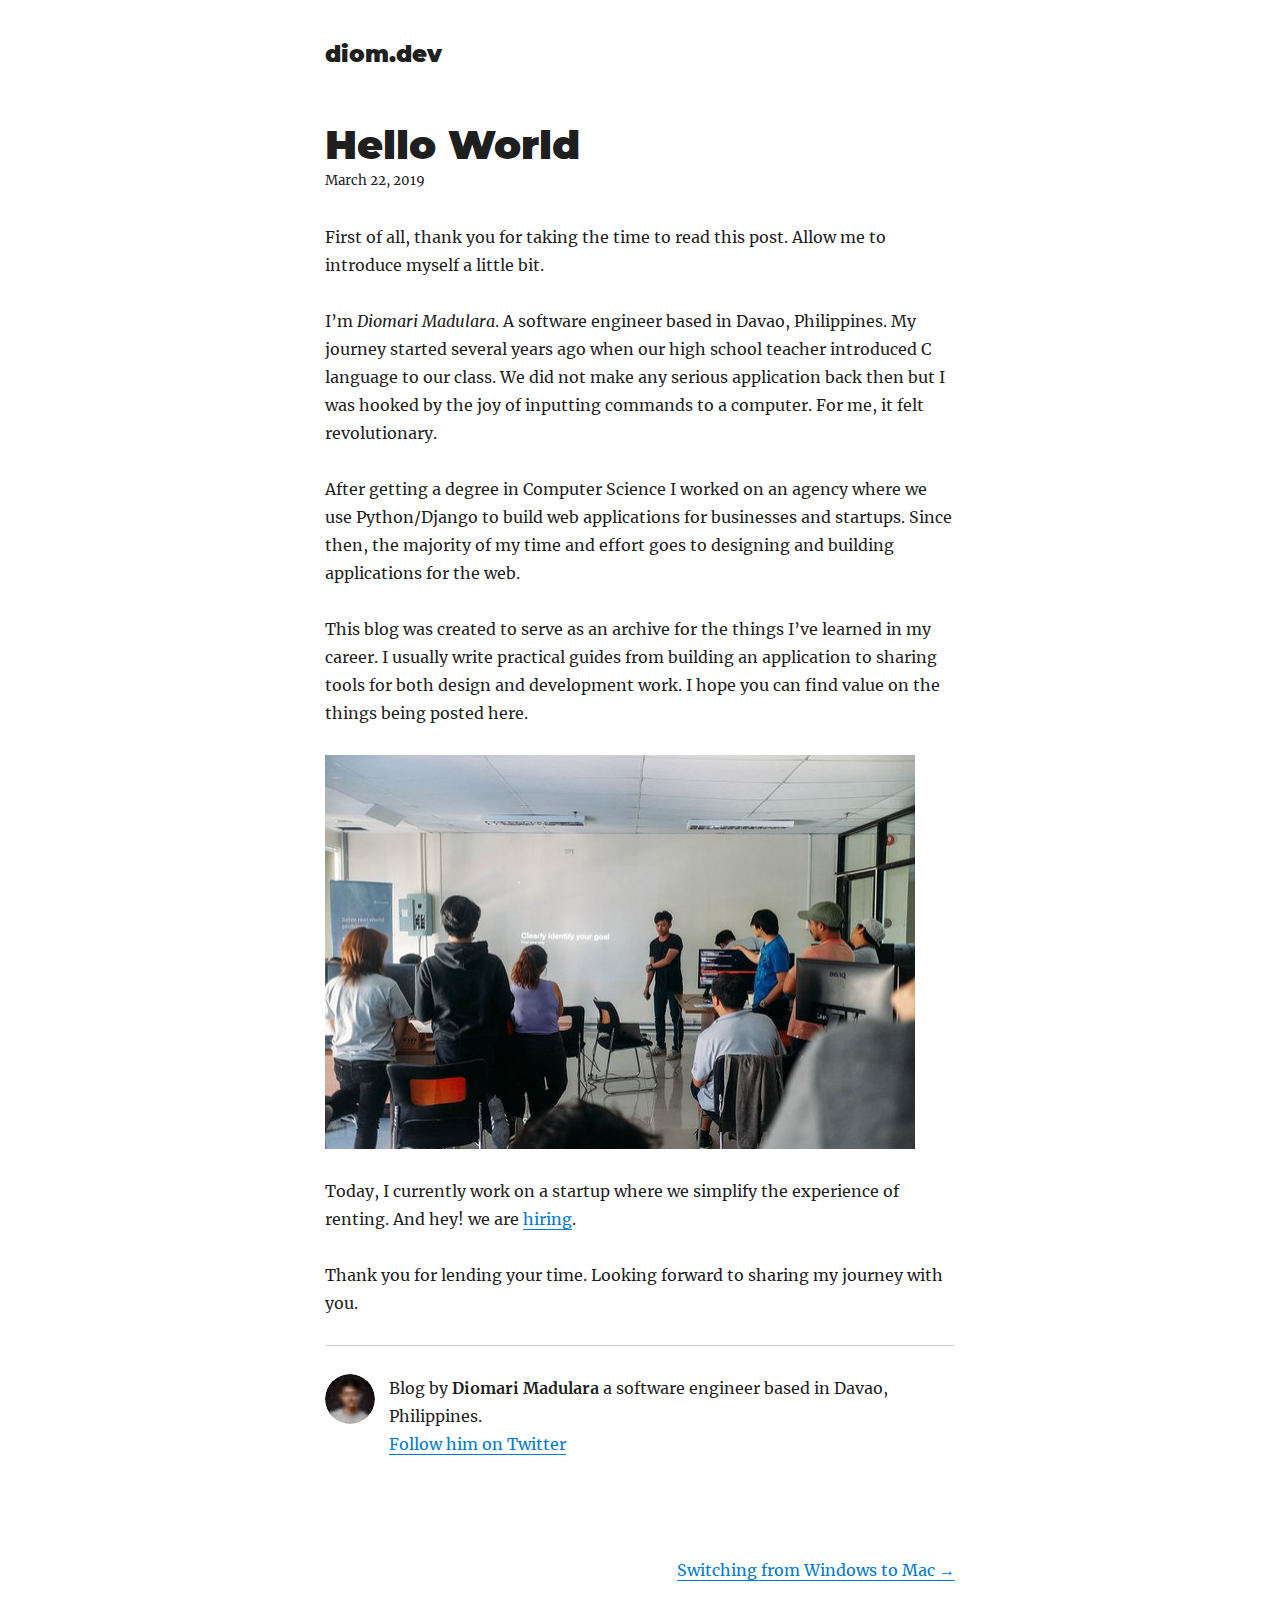
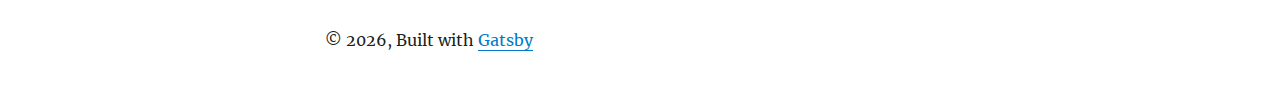
<file: hello-world/index.html>
<!DOCTYPE html><html lang="en"><head><meta charSet="utf-8"/><meta http-equiv="x-ua-compatible" content="ie=edge"/><meta name="viewport" content="width=device-width, initial-scale=1, shrink-to-fit=no"/><style id="typography.js">html{font-family:sans-serif;-ms-text-size-adjust:100%;-webkit-text-size-adjust:100%}body{margin:0}article,aside,details,figcaption,figure,footer,header,main,menu,nav,section,summary{display:block}audio,canvas,progress,video{display:inline-block}audio:not([controls]){display:none;height:0}progress{vertical-align:baseline}[hidden],template{display:none}a{background-color:transparent;-webkit-text-decoration-skip:objects}a:active,a:hover{outline-width:0}abbr[title]{border-bottom:none;text-decoration:underline;text-decoration:underline dotted}b,strong{font-weight:inherit;font-weight:bolder}dfn{font-style:italic}h1{font-size:2em;margin:.67em 0}mark{background-color:#ff0;color:#000}small{font-size:80%}sub,sup{font-size:75%;line-height:0;position:relative;vertical-align:baseline}sub{bottom:-.25em}sup{top:-.5em}img{border-style:none}svg:not(:root){overflow:hidden}code,kbd,pre,samp{font-family:monospace,monospace;font-size:1em}figure{margin:1em 40px}hr{box-sizing:content-box;height:0;overflow:visible}button,input,optgroup,select,textarea{font:inherit;margin:0}optgroup{font-weight:700}button,input{overflow:visible}button,select{text-transform:none}[type=reset],[type=submit],button,html [type=button]{-webkit-appearance:button}[type=button]::-moz-focus-inner,[type=reset]::-moz-focus-inner,[type=submit]::-moz-focus-inner,button::-moz-focus-inner{border-style:none;padding:0}[type=button]:-moz-focusring,[type=reset]:-moz-focusring,[type=submit]:-moz-focusring,button:-moz-focusring{outline:1px dotted ButtonText}fieldset{border:1px solid silver;margin:0 2px;padding:.35em .625em .75em}legend{box-sizing:border-box;color:inherit;display:table;max-width:100%;padding:0;white-space:normal}textarea{overflow:auto}[type=checkbox],[type=radio]{box-sizing:border-box;padding:0}[type=number]::-webkit-inner-spin-button,[type=number]::-webkit-outer-spin-button{height:auto}[type=search]{-webkit-appearance:textfield;outline-offset:-2px}[type=search]::-webkit-search-cancel-button,[type=search]::-webkit-search-decoration{-webkit-appearance:none}::-webkit-input-placeholder{color:inherit;opacity:.54}::-webkit-file-upload-button{-webkit-appearance:button;font:inherit}html{font:100%/1.75 'Merriweather','Georgia',serif;box-sizing:border-box;overflow-y:scroll;}*{box-sizing:inherit;}*:before{box-sizing:inherit;}*:after{box-sizing:inherit;}body{color:hsla(0,0%,0%,0.9);font-family:'Merriweather','Georgia',serif;font-weight:400;word-wrap:break-word;font-kerning:normal;-moz-font-feature-settings:"kern", "liga", "clig", "calt";-ms-font-feature-settings:"kern", "liga", "clig", "calt";-webkit-font-feature-settings:"kern", "liga", "clig", "calt";font-feature-settings:"kern", "liga", "clig", "calt";}img{max-width:100%;margin-left:0;margin-right:0;margin-top:0;padding-bottom:0;padding-left:0;padding-right:0;padding-top:0;margin-bottom:1.75rem;}h1{margin-left:0;margin-right:0;margin-top:0;padding-bottom:0;padding-left:0;padding-right:0;padding-top:0;margin-bottom:1.75rem;color:inherit;font-family:Montserrat,sans-serif;font-weight:900;text-rendering:optimizeLegibility;font-size:2.5rem;line-height:1.1;}h2{margin-left:0;margin-right:0;margin-top:0;padding-bottom:0;padding-left:0;padding-right:0;padding-top:0;margin-bottom:1.75rem;color:inherit;font-family:'Merriweather','Georgia',serif;font-weight:900;text-rendering:optimizeLegibility;font-size:1.73286rem;line-height:1.1;}h3{margin-left:0;margin-right:0;margin-top:0;padding-bottom:0;padding-left:0;padding-right:0;padding-top:0;margin-bottom:1.75rem;color:inherit;font-family:'Merriweather','Georgia',serif;font-weight:900;text-rendering:optimizeLegibility;font-size:1.4427rem;line-height:1.1;}h4{margin-left:0;margin-right:0;margin-top:0;padding-bottom:0;padding-left:0;padding-right:0;padding-top:0;margin-bottom:1.75rem;color:inherit;font-family:'Merriweather','Georgia',serif;font-weight:900;text-rendering:optimizeLegibility;font-size:1rem;line-height:1.1;letter-spacing:0.140625em;text-transform:uppercase;}h5{margin-left:0;margin-right:0;margin-top:0;padding-bottom:0;padding-left:0;padding-right:0;padding-top:0;margin-bottom:1.75rem;color:inherit;font-family:'Merriweather','Georgia',serif;font-weight:900;text-rendering:optimizeLegibility;font-size:0.83255rem;line-height:1.1;}h6{margin-left:0;margin-right:0;margin-top:0;padding-bottom:0;padding-left:0;padding-right:0;padding-top:0;margin-bottom:1.75rem;color:inherit;font-family:'Merriweather','Georgia',serif;font-weight:900;text-rendering:optimizeLegibility;font-size:0.75966rem;line-height:1.1;font-style:italic;}hgroup{margin-left:0;margin-right:0;margin-top:0;padding-bottom:0;padding-left:0;padding-right:0;padding-top:0;margin-bottom:1.75rem;}ul{margin-left:1.75rem;margin-right:0;margin-top:0;padding-bottom:0;padding-left:0;padding-right:0;padding-top:0;margin-bottom:1.75rem;list-style-position:outside;list-style-image:none;list-style:disc;}ol{margin-left:1.75rem;margin-right:0;margin-top:0;padding-bottom:0;padding-left:0;padding-right:0;padding-top:0;margin-bottom:1.75rem;list-style-position:outside;list-style-image:none;}dl{margin-left:0;margin-right:0;margin-top:0;padding-bottom:0;padding-left:0;padding-right:0;padding-top:0;margin-bottom:1.75rem;}dd{margin-left:0;margin-right:0;margin-top:0;padding-bottom:0;padding-left:0;padding-right:0;padding-top:0;margin-bottom:1.75rem;}p{margin-left:0;margin-right:0;margin-top:0;padding-bottom:0;padding-left:0;padding-right:0;padding-top:0;margin-bottom:1.75rem;}figure{margin-left:0;margin-right:0;margin-top:0;padding-bottom:0;padding-left:0;padding-right:0;padding-top:0;margin-bottom:1.75rem;}pre{margin-left:0;margin-right:0;margin-top:0;padding-bottom:0;padding-left:0;padding-right:0;padding-top:0;margin-bottom:1.75rem;font-size:0.85rem;line-height:1.75rem;}table{margin-left:0;margin-right:0;margin-top:0;padding-bottom:0;padding-left:0;padding-right:0;padding-top:0;margin-bottom:1.75rem;font-size:1rem;line-height:1.75rem;border-collapse:collapse;width:100%;}fieldset{margin-left:0;margin-right:0;margin-top:0;padding-bottom:0;padding-left:0;padding-right:0;padding-top:0;margin-bottom:1.75rem;}blockquote{margin-left:-1.75rem;margin-right:1.75rem;margin-top:0;padding-bottom:0;padding-left:1.42188rem;padding-right:0;padding-top:0;margin-bottom:1.75rem;font-size:1.20112rem;line-height:1.75rem;color:hsla(0,0%,0%,0.59);font-style:italic;border-left:0.32813rem solid hsla(0,0%,0%,0.9);}form{margin-left:0;margin-right:0;margin-top:0;padding-bottom:0;padding-left:0;padding-right:0;padding-top:0;margin-bottom:1.75rem;}noscript{margin-left:0;margin-right:0;margin-top:0;padding-bottom:0;padding-left:0;padding-right:0;padding-top:0;margin-bottom:1.75rem;}iframe{margin-left:0;margin-right:0;margin-top:0;padding-bottom:0;padding-left:0;padding-right:0;padding-top:0;margin-bottom:1.75rem;}hr{margin-left:0;margin-right:0;margin-top:0;padding-bottom:0;padding-left:0;padding-right:0;padding-top:0;margin-bottom:calc(1.75rem - 1px);background:hsla(0,0%,0%,0.2);border:none;height:1px;}address{margin-left:0;margin-right:0;margin-top:0;padding-bottom:0;padding-left:0;padding-right:0;padding-top:0;margin-bottom:1.75rem;}b{font-weight:700;}strong{font-weight:700;}dt{font-weight:700;}th{font-weight:700;}li{margin-bottom:calc(1.75rem / 2);}ol li{padding-left:0;}ul li{padding-left:0;}li > ol{margin-left:1.75rem;margin-bottom:calc(1.75rem / 2);margin-top:calc(1.75rem / 2);}li > ul{margin-left:1.75rem;margin-bottom:calc(1.75rem / 2);margin-top:calc(1.75rem / 2);}blockquote *:last-child{margin-bottom:0;}li *:last-child{margin-bottom:0;}p *:last-child{margin-bottom:0;}li > p{margin-bottom:calc(1.75rem / 2);}code{font-size:0.85rem;line-height:1.75rem;}kbd{font-size:0.85rem;line-height:1.75rem;}samp{font-size:0.85rem;line-height:1.75rem;}abbr{border-bottom:1px dotted hsla(0,0%,0%,0.5);cursor:help;}acronym{border-bottom:1px dotted hsla(0,0%,0%,0.5);cursor:help;}abbr[title]{border-bottom:1px dotted hsla(0,0%,0%,0.5);cursor:help;text-decoration:none;}thead{text-align:left;}td,th{text-align:left;border-bottom:1px solid hsla(0,0%,0%,0.12);font-feature-settings:"tnum";-moz-font-feature-settings:"tnum";-ms-font-feature-settings:"tnum";-webkit-font-feature-settings:"tnum";padding-left:1.16667rem;padding-right:1.16667rem;padding-top:0.875rem;padding-bottom:calc(0.875rem - 1px);}th:first-child,td:first-child{padding-left:0;}th:last-child,td:last-child{padding-right:0;}blockquote > :last-child{margin-bottom:0;}blockquote cite{font-size:1rem;line-height:1.75rem;color:hsla(0,0%,0%,0.9);font-weight:400;}blockquote cite:before{content:"— ";}ul,ol{margin-left:0;}@media only screen and (max-width:480px){ul,ol{margin-left:1.75rem;}blockquote{margin-left:-1.3125rem;margin-right:0;padding-left:0.98438rem;}}h1,h2,h3,h4,h5,h6{margin-top:3.5rem;}a{box-shadow:0 1px 0 0 currentColor;color:#007acc;text-decoration:none;}a:hover,a:active{box-shadow:none;}mark,ins{background:#007acc;color:white;padding:0.10938rem 0.21875rem;text-decoration:none;}a.gatsby-resp-image-link{box-shadow:none;}</style><link rel="apple-touch-icon" sizes="384x384" href="/icons/icon-384x384.png?v=07fab8ad5473f1e15e5f98b64f5d02eda19b8316"/><link rel="alternate" type="application/rss+xml" href="/rss.xml"/><link rel="shortcut icon" href="/icons/icon-48x48.png?v=07fab8ad5473f1e15e5f98b64f5d02eda19b8316"/><link rel="manifest" href="/manifest.webmanifest"/><meta name="theme-color" content="#663399"/><link rel="apple-touch-icon" sizes="48x48" href="/icons/icon-48x48.png?v=07fab8ad5473f1e15e5f98b64f5d02eda19b8316"/><link rel="apple-touch-icon" sizes="72x72" href="/icons/icon-72x72.png?v=07fab8ad5473f1e15e5f98b64f5d02eda19b8316"/><link rel="apple-touch-icon" sizes="96x96" href="/icons/icon-96x96.png?v=07fab8ad5473f1e15e5f98b64f5d02eda19b8316"/><link rel="apple-touch-icon" sizes="144x144" href="/icons/icon-144x144.png?v=07fab8ad5473f1e15e5f98b64f5d02eda19b8316"/><link rel="apple-touch-icon" sizes="192x192" href="/icons/icon-192x192.png?v=07fab8ad5473f1e15e5f98b64f5d02eda19b8316"/><link rel="apple-touch-icon" sizes="256x256" href="/icons/icon-256x256.png?v=07fab8ad5473f1e15e5f98b64f5d02eda19b8316"/><meta name="generator" content="Gatsby 2.2.5"/><link rel="apple-touch-icon" sizes="512x512" href="/icons/icon-512x512.png?v=07fab8ad5473f1e15e5f98b64f5d02eda19b8316"/><title data-react-helmet="true">Hello World | diom.dev</title><meta data-react-helmet="true" name="description" content="My journey started several years ago when our high school teacher introduced C language to our class. We did not make any serious application back then but I was hooked by the joy of inputting commands to a computer. For me, it felt revolutionary."/><meta data-react-helmet="true" property="og:title" content="Hello World"/><meta data-react-helmet="true" property="og:description" content="My journey started several years ago when our high school teacher introduced C language to our class. We did not make any serious application back then but I was hooked by the joy of inputting commands to a computer. For me, it felt revolutionary."/><meta data-react-helmet="true" property="og:type" content="website"/><meta data-react-helmet="true" name="twitter:card" content="summary"/><meta data-react-helmet="true" name="twitter:creator" content="Diomari Madulara"/><meta data-react-helmet="true" name="twitter:title" content="Hello World"/><meta data-react-helmet="true" name="twitter:description" content="My journey started several years ago when our high school teacher introduced C language to our class. We did not make any serious application back then but I was hooked by the joy of inputting commands to a computer. For me, it felt revolutionary."/><style data-href="/styles.969dd727ab0bd044be6d.css">@font-face{font-family:Montserrat;font-style:normal;font-display:swap;font-weight:100;src:local("Montserrat Thin "),local("Montserrat-Thin"),url(/static/montserrat-latin-100-4124805c0503dbfe42dd67d7f5715964.woff2) format("woff2"),url(/static/montserrat-latin-100-c8fb2f714bbc7bc3e8dfffa916b286dc.woff) format("woff")}@font-face{font-family:Montserrat;font-style:italic;font-display:swap;font-weight:100;src:local("Montserrat Thin italic"),local("Montserrat-Thinitalic"),url(/static/montserrat-latin-100italic-e4bf47bd171a9b2a72dd84c58bf90edf.woff2) format("woff2"),url(/static/montserrat-latin-100italic-d1f3f2d02ee4d7d2d4b1ad865014f189.woff) format("woff")}@font-face{font-family:Montserrat;font-style:normal;font-display:swap;font-weight:200;src:local("Montserrat Extra Light "),local("Montserrat-Extra Light"),url(/static/montserrat-latin-200-444ae007121264bc1969d49b4031f9b2.woff2) format("woff2"),url(/static/montserrat-latin-200-edbce16a90aa22c297a0307b85789837.woff) format("woff")}@font-face{font-family:Montserrat;font-style:italic;font-display:swap;font-weight:200;src:local("Montserrat Extra Light italic"),local("Montserrat-Extra Lightitalic"),url(/static/montserrat-latin-200italic-f316c5d1ec40f3e68654c3f38b3999f3.woff2) format("woff2"),url(/static/montserrat-latin-200italic-d7bbb730d9b5e11720b3eb32326dcca7.woff) format("woff")}@font-face{font-family:Montserrat;font-style:normal;font-display:swap;font-weight:300;src:local("Montserrat Light "),local("Montserrat-Light"),url(/static/montserrat-latin-300-0a7c6df06e85d978d096d4d18fd8d43d.woff2) format("woff2"),url(/static/montserrat-latin-300-5e86df2cad22d2ef2b03516334afae5e.woff) format("woff")}@font-face{font-family:Montserrat;font-style:italic;font-display:swap;font-weight:300;src:local("Montserrat Light italic"),local("Montserrat-Lightitalic"),url(/static/montserrat-latin-300italic-c076c4892bc7a4be7b9097e97a35012d.woff2) format("woff2"),url(/static/montserrat-latin-300italic-37c74a8d2d0d36a0a2c6e9a37ee15b0c.woff) format("woff")}@font-face{font-family:Montserrat;font-style:normal;font-display:swap;font-weight:400;src:local("Montserrat Regular "),local("Montserrat-Regular"),url(/static/montserrat-latin-400-501ce09c42716a2f6e1503a25eb174c9.woff2) format("woff2"),url(/static/montserrat-latin-400-f29d2b8559699b6beb5b29b25b8bc572.woff) format("woff")}@font-face{font-family:Montserrat;font-style:italic;font-display:swap;font-weight:400;src:local("Montserrat Regular italic"),local("Montserrat-Regularitalic"),url(/static/montserrat-latin-400italic-882908d9950d9c86ebd380877f293d95.woff2) format("woff2"),url(/static/montserrat-latin-400italic-22e7b04e5f2a901d49d4d342315a715a.woff) format("woff")}@font-face{font-family:Montserrat;font-style:normal;font-display:swap;font-weight:500;src:local("Montserrat Medium "),local("Montserrat-Medium"),url(/static/montserrat-latin-500-f0f2716c5fe401d175b88715e7d28685.woff2) format("woff2"),url(/static/montserrat-latin-500-991b453bf90a0980e78966d2af7e3d3a.woff) format("woff")}@font-face{font-family:Montserrat;font-style:italic;font-display:swap;font-weight:500;src:local("Montserrat Medium italic"),local("Montserrat-Mediumitalic"),url(/static/montserrat-latin-500italic-4590ebba421b3288c305305d7fa7b504.woff2) format("woff2"),url(/static/montserrat-latin-500italic-f3d41e4cdcc2314e49ddcea751d6f87f.woff) format("woff")}@font-face{font-family:Montserrat;font-style:normal;font-display:swap;font-weight:600;src:local("Montserrat SemiBold "),local("Montserrat-SemiBold"),url(/static/montserrat-latin-600-15c24f7109941777774ddd2c636c6a50.woff2) format("woff2"),url(/static/montserrat-latin-600-f6dc6096f48956908c1787d9a722570a.woff) format("woff")}@font-face{font-family:Montserrat;font-style:italic;font-display:swap;font-weight:600;src:local("Montserrat SemiBold italic"),local("Montserrat-SemiBolditalic"),url(/static/montserrat-latin-600italic-6d10b80529d5c36c7c09fca7193af0fc.woff2) format("woff2"),url(/static/montserrat-latin-600italic-02c4833312d94b1b0866f073023a250e.woff) format("woff")}@font-face{font-family:Montserrat;font-style:normal;font-display:swap;font-weight:700;src:local("Montserrat Bold "),local("Montserrat-Bold"),url(/static/montserrat-latin-700-79982cd1f74c6fa7451bf9b37ead09ff.woff2) format("woff2"),url(/static/montserrat-latin-700-957e93fbbe131a59791cd820d98b7109.woff) format("woff")}@font-face{font-family:Montserrat;font-style:italic;font-display:swap;font-weight:700;src:local("Montserrat Bold italic"),local("Montserrat-Bolditalic"),url(/static/montserrat-latin-700italic-283438e9577fe6a684466bb100e105ec.woff2) format("woff2"),url(/static/montserrat-latin-700italic-ca627c5ccc65cf80c2ecaea44b997de9.woff) format("woff")}@font-face{font-family:Montserrat;font-style:normal;font-display:swap;font-weight:800;src:local("Montserrat ExtraBold "),local("Montserrat-ExtraBold"),url(/static/montserrat-latin-800-35386154b78d046218fc8f88a44ff515.woff2) format("woff2"),url(/static/montserrat-latin-800-756655905d91b77960888262e7d58d35.woff) format("woff")}@font-face{font-family:Montserrat;font-style:italic;font-display:swap;font-weight:800;src:local("Montserrat ExtraBold italic"),local("Montserrat-ExtraBolditalic"),url(/static/montserrat-latin-800italic-e1b52a7bd83e2324db6d92bdc206844c.woff2) format("woff2"),url(/static/montserrat-latin-800italic-a69f0add9d86c1a84311d7dd8693ba4a.woff) format("woff")}@font-face{font-family:Montserrat;font-style:normal;font-display:swap;font-weight:900;src:local("Montserrat Black "),local("Montserrat-Black"),url(/static/montserrat-latin-900-260c2ea3ef57feb82251952e605a36d5.woff2) format("woff2"),url(/static/montserrat-latin-900-186cae8091da578150d81958e217714a.woff) format("woff")}@font-face{font-family:Montserrat;font-style:italic;font-display:swap;font-weight:900;src:local("Montserrat Black italic"),local("Montserrat-Blackitalic"),url(/static/montserrat-latin-900italic-d785fb9fc74588ffb7f306799709a97d.woff2) format("woff2"),url(/static/montserrat-latin-900italic-43b527fe77254f97ea36e2b54e845ec4.woff) format("woff")}@font-face{font-family:Merriweather;font-style:normal;font-display:swap;font-weight:300;src:local("Merriweather Light "),local("Merriweather-Light"),url(/static/merriweather-latin-300-b1158cfcd4aacb9d8fb61625e37af46a.woff2) format("woff2"),url(/static/merriweather-latin-300-cc7de05e166e90320d7d896e0f72a19d.woff) format("woff")}@font-face{font-family:Merriweather;font-style:italic;font-display:swap;font-weight:300;src:local("Merriweather Light italic"),local("Merriweather-Lightitalic"),url(/static/merriweather-latin-300italic-8fe52a48089d6ebe46db0b8e7cc66263.woff2) format("woff2"),url(/static/merriweather-latin-300italic-e1331f5397c2a673f9d3765138debdb5.woff) format("woff")}@font-face{font-family:Merriweather;font-style:normal;font-display:swap;font-weight:400;src:local("Merriweather Regular "),local("Merriweather-Regular"),url(/static/merriweather-latin-400-8276fdb72ae8f4714d4e6eba704cc39f.woff2) format("woff2"),url(/static/merriweather-latin-400-69f09800f4f6479d06e44eba837df872.woff) format("woff")}@font-face{font-family:Merriweather;font-style:italic;font-display:swap;font-weight:400;src:local("Merriweather Regular italic"),local("Merriweather-Regularitalic"),url(/static/merriweather-latin-400italic-3a9be9ea9f7aa4af6de7307df21d9fc0.woff2) format("woff2"),url(/static/merriweather-latin-400italic-d76079ed7541a433a54f79316de086e9.woff) format("woff")}@font-face{font-family:Merriweather;font-style:normal;font-display:swap;font-weight:700;src:local("Merriweather Bold "),local("Merriweather-Bold"),url(/static/merriweather-latin-700-fa534be7ffa380e39a7f6e03bf9a5e03.woff2) format("woff2"),url(/static/merriweather-latin-700-ba56ea84b8084b7ff9677f50d3cd81bd.woff) format("woff")}@font-face{font-family:Merriweather;font-style:italic;font-display:swap;font-weight:700;src:local("Merriweather Bold italic"),local("Merriweather-Bolditalic"),url(/static/merriweather-latin-700italic-1ef5edaaa20ae53ea50399884c5e48c6.woff2) format("woff2"),url(/static/merriweather-latin-700italic-534bc9e7ce93c73d73426e46acd78092.woff) format("woff")}@font-face{font-family:Merriweather;font-style:normal;font-display:swap;font-weight:900;src:local("Merriweather Black "),local("Merriweather-Black"),url(/static/merriweather-latin-900-7528fb70e8a4a82c7305e72ff43ac25f.woff2) format("woff2"),url(/static/merriweather-latin-900-3799b6e2f5ed3fcccf9d7a708d7419fa.woff) format("woff")}@font-face{font-family:Merriweather;font-style:italic;font-display:swap;font-weight:900;src:local("Merriweather Black italic"),local("Merriweather-Blackitalic"),url(/static/merriweather-latin-900italic-e1b4d2aaa78e12ad84aaf8a56321e4c2.woff2) format("woff2"),url(/static/merriweather-latin-900italic-2ae22f731b3424e8dbb4b37f7ca6e708.woff) format("woff")}main .gatsby-resp-image-link .gatsby-resp-image-wrapper{margin-left:0!important}</style><link as="script" rel="preload" href="/component---src-templates-blog-post-js-3e34b6194d92c4f2395a.js"/><link as="script" rel="preload" href="/0-a5d07751aedf8421c70f.js"/><link as="script" rel="preload" href="/app-74fe15c4a81a17763fd7.js"/><link as="script" rel="preload" href="/styles-55d9a77079648f7209b9.js"/><link as="script" rel="preload" href="/webpack-runtime-407ea5a5af0bd3889fde.js"/><link as="fetch" rel="preload" href="/static/d/675/path---hello-world-8-bc-b62-6Lxb7qQTVWGtZdc1wmkFSyndyY.json" crossorigin="use-credentials"/></head><body><noscript id="gatsby-noscript">This app works best with JavaScript enabled.</noscript><div id="___gatsby"><div style="outline:none" tabindex="-1" role="group"><div style="margin-left:auto;margin-right:auto;max-width:42rem;padding:2.625rem 1.3125rem"><header><h3 style="font-family:Montserrat, sans-serif;margin-top:0"><a style="box-shadow:none;text-decoration:none;color:inherit" href="/">diom.dev</a></h3></header><main><h1>Hello World</h1><p style="font-size:0.83255rem;line-height:1.75rem;display:block;margin-bottom:1.75rem;margin-top:-1.75rem">March 22, 2019</p><div><p>First of all, thank you for taking the time to read this post. Allow me to introduce myself a little bit.</p>
<p>I’m <em>Diomari Madulara</em>. A software engineer based in Davao, Philippines. My journey started several years ago when our high school teacher introduced C language to our class. We did not make any serious application back then but I was hooked by the joy of inputting commands to a computer. For me, it felt revolutionary. </p>
<p>After getting a degree in Computer Science I worked on an agency where we use Python/Django to build web applications for businesses and startups. Since then, the majority of my time and effort goes to designing and building applications for the web.</p>
<p>This blog was created to serve as an archive for the things I’ve learned in my career.  I usually write practical guides from building an application to sharing tools for both design and development work. I hope you can find value on the things being posted here. </p>
<p>
  <a
    class="gatsby-resp-image-link"
    href="/static/c94dbe79852af2a3e720cb55aa563c2a/3e766/onerent.jpg"
    style="display: block"
    target="_blank"
    rel="noopener"
  >
  
  <span
    class="gatsby-resp-image-wrapper"
    style="position: relative; display: block;  max-width: 590px; margin-left: auto; margin-right: auto;"
  >
    <span
      class="gatsby-resp-image-background-image"
      style="padding-bottom: 66.64285714285714%; position: relative; bottom: 0; left: 0; background-image: url('[data-uri]'); background-size: cover; display: block;"
    >
      <img
        class="gatsby-resp-image-image"
        style="width: 100%; height: 100%; margin: 0; vertical-align: middle; position: absolute; top: 0; left: 0; box-shadow: inset 0px 0px 0px 400px white;"
        alt="Onerent One Team!"
        title=""
        src="/static/c94dbe79852af2a3e720cb55aa563c2a/9fe4b/onerent.jpg"
        srcset="/static/c94dbe79852af2a3e720cb55aa563c2a/04cf7/onerent.jpg 148w,
/static/c94dbe79852af2a3e720cb55aa563c2a/ab3fa/onerent.jpg 295w,
/static/c94dbe79852af2a3e720cb55aa563c2a/9fe4b/onerent.jpg 590w,
/static/c94dbe79852af2a3e720cb55aa563c2a/1c90a/onerent.jpg 885w,
/static/c94dbe79852af2a3e720cb55aa563c2a/93740/onerent.jpg 1180w,
/static/c94dbe79852af2a3e720cb55aa563c2a/3e766/onerent.jpg 1400w"
        sizes="(max-width: 590px) 100vw, 590px"
      />
    </span>
  </span>
  
  </a>
    </p>
<p>Today, I currently work on a startup where we simplify the experience of renting. And hey! we are <a href="https://jobs.lever.co/onerent">hiring</a>. </p>
<p>Thank you for lending your time. Looking forward to sharing my journey with you.</p></div><hr style="margin-bottom:1.75rem"/><div style="display:flex;margin-bottom:4.375rem"><div class=" gatsby-image-wrapper" style="position:relative;overflow:hidden;display:inline-block;width:50px;height:50px;margin-right:0.875rem;margin-bottom:0;min-width:50px;border-radius:100%"><img src="[data-uri]" alt="Diomari Madulara" style="position:absolute;top:0;left:0;width:100%;height:100%;object-fit:cover;object-position:center;opacity:1;transition:opacity 0.5s;transition-delay:0.25s;border-radius:50%"/><noscript><picture><img width="50" height="50" srcset="/static/4cc127510f37fc90dfe2adbf55abe382/b66ac/profile-pic.jpg 1x,
/static/4cc127510f37fc90dfe2adbf55abe382/a61a6/profile-pic.jpg 1.5x,
/static/4cc127510f37fc90dfe2adbf55abe382/45d91/profile-pic.jpg 2x,
/static/4cc127510f37fc90dfe2adbf55abe382/2181b/profile-pic.jpg 3x" src="/static/4cc127510f37fc90dfe2adbf55abe382/b66ac/profile-pic.jpg" alt="Diomari Madulara" style="position:absolute;top:0;left:0;transition:opacity 0.5s;transition-delay:0.5s;opacity:1;width:100%;height:100%;object-fit:cover;object-position:center"/></picture></noscript></div><p>Blog by <strong>Diomari Madulara</strong> a software engineer based in Davao, Philippines.<br/> <a href="https://twitter.com/diomdev">Follow him on Twitter</a></p></div><ul style="display:flex;flex-wrap:wrap;justify-content:space-between;list-style:none;padding:0"><li></li><li><a rel="next" href="/switching-from-windows-to-mac/">Switching from Windows to Mac<!-- --> →</a></li></ul></main><footer>© <!-- -->2019<!-- -->, Built with<!-- --> <a href="https://www.gatsbyjs.org">Gatsby</a></footer></div></div></div><script>
  
  
  if(true) {
    (function(i,s,o,g,r,a,m){i['GoogleAnalyticsObject']=r;i[r]=i[r]||function(){
    (i[r].q=i[r].q||[]).push(arguments)},i[r].l=1*new Date();a=s.createElement(o),
    m=s.getElementsByTagName(o)[0];a.async=1;a.src=g;m.parentNode.insertBefore(a,m)
    })(window,document,'script','https://www.google-analytics.com/analytics.js','ga');
  }
  if (typeof ga === "function") {
    ga('create', 'UA-129725667-2', 'auto', {});
      
      
      
      }
      </script><script>
  
  
  if(true) {
    (function(i,s,o,g,r,a,m){i['GoogleAnalyticsObject']=r;i[r]=i[r]||function(){
    (i[r].q=i[r].q||[]).push(arguments)},i[r].l=1*new Date();a=s.createElement(o),
    m=s.getElementsByTagName(o)[0];a.async=1;a.src=g;m.parentNode.insertBefore(a,m)
    })(window,document,'script','https://www.google-analytics.com/analytics.js','ga');
  }
  if (typeof ga === "function") {
    ga('create', 'undefined', 'auto', {});
      
      
      
      }
      </script><script id="gatsby-script-loader">/*<![CDATA[*/window.page={"componentChunkName":"component---src-templates-blog-post-js","jsonName":"hello-world-8bc","path":"/hello-world/"};window.dataPath="675/path---hello-world-8-bc-b62-6Lxb7qQTVWGtZdc1wmkFSyndyY";/*]]>*/</script><script id="gatsby-chunk-mapping">/*<![CDATA[*/window.___chunkMapping={"app":["/app-74fe15c4a81a17763fd7.js"],"component---node-modules-gatsby-plugin-offline-app-shell-js":["/component---node-modules-gatsby-plugin-offline-app-shell-js-58f67562ab44a02057bd.js"],"component---src-templates-blog-post-js":["/component---src-templates-blog-post-js-3e34b6194d92c4f2395a.js"],"component---src-pages-404-js":["/component---src-pages-404-js-62afd24c09d5e382a0e3.js"],"component---src-pages-index-js":["/component---src-pages-index-js-31e94a63574bac7d5196.js"],"pages-manifest":["/pages-manifest-dee102dc2f5b057f1097.js"]};/*]]>*/</script><script src="/webpack-runtime-407ea5a5af0bd3889fde.js" async=""></script><script src="/styles-55d9a77079648f7209b9.js" async=""></script><script src="/app-74fe15c4a81a17763fd7.js" async=""></script><script src="/0-a5d07751aedf8421c70f.js" async=""></script><script src="/component---src-templates-blog-post-js-3e34b6194d92c4f2395a.js" async=""></script></body></html>
</file>
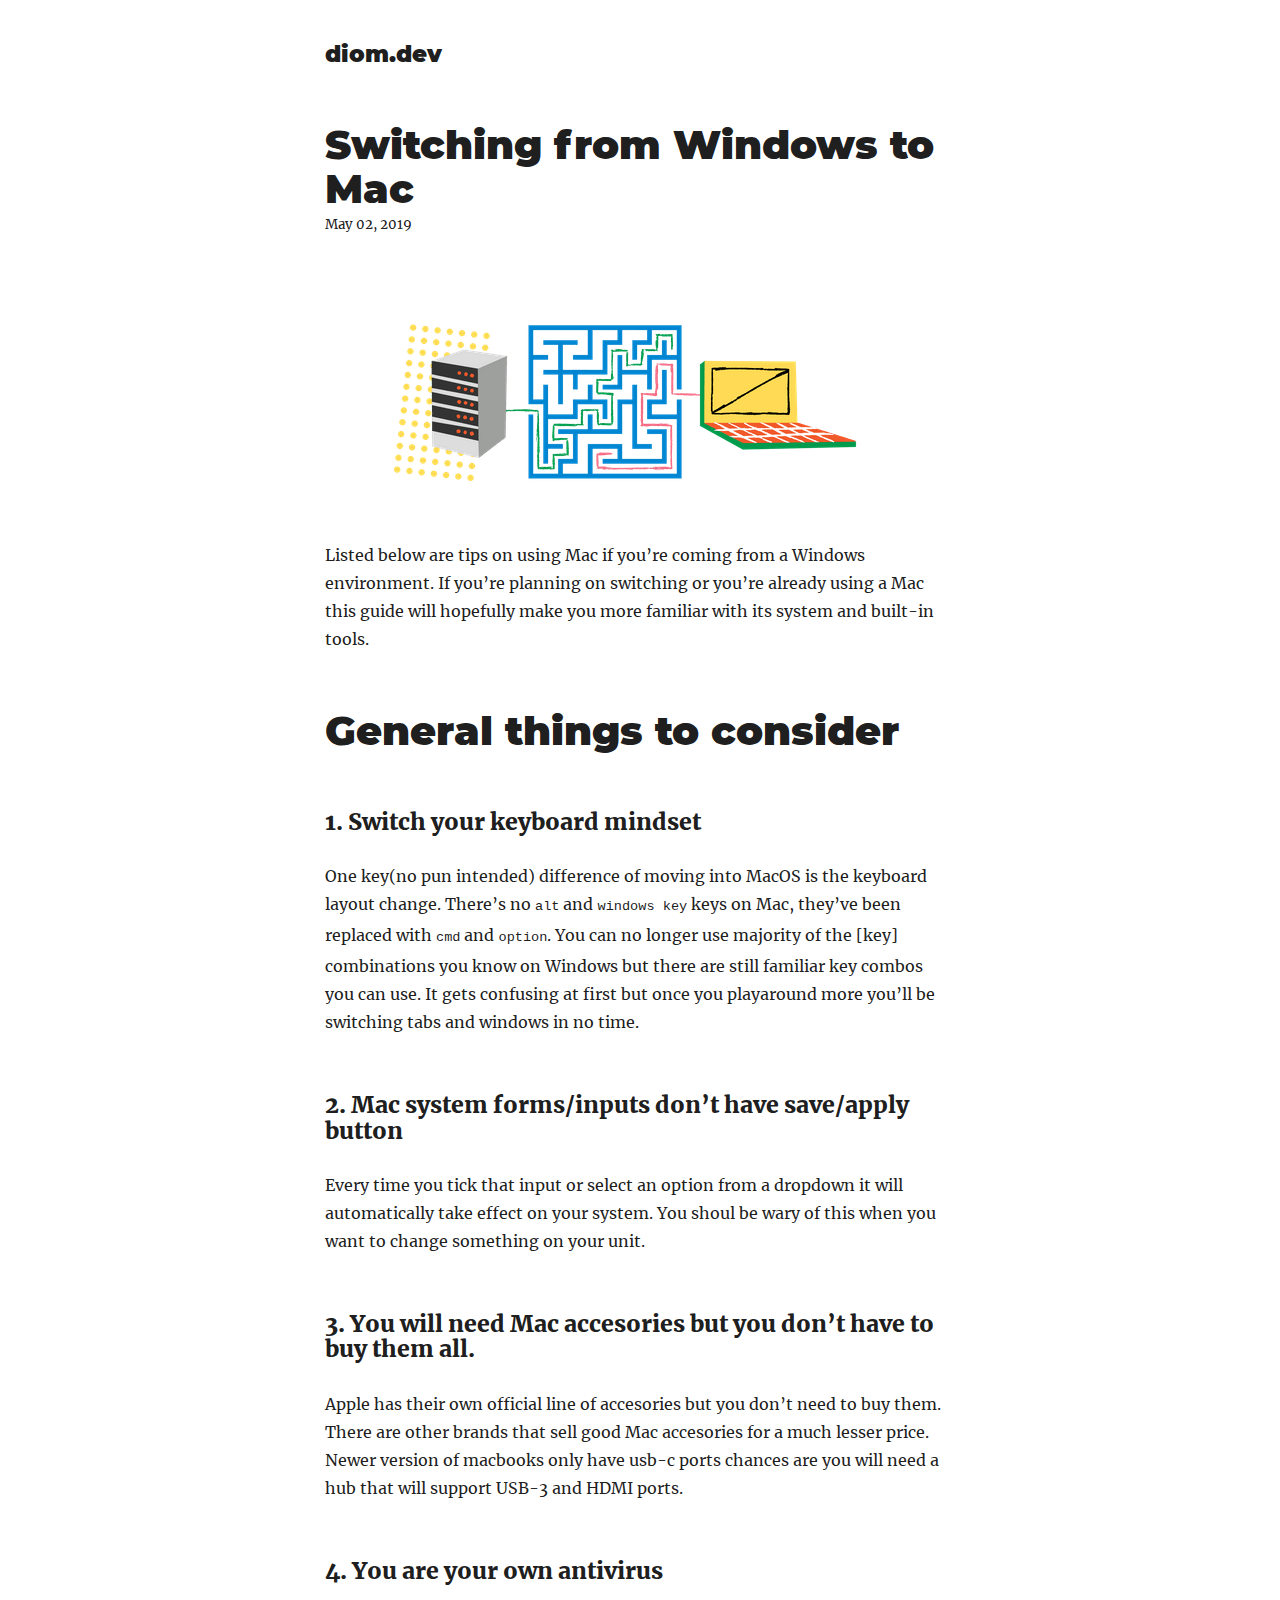
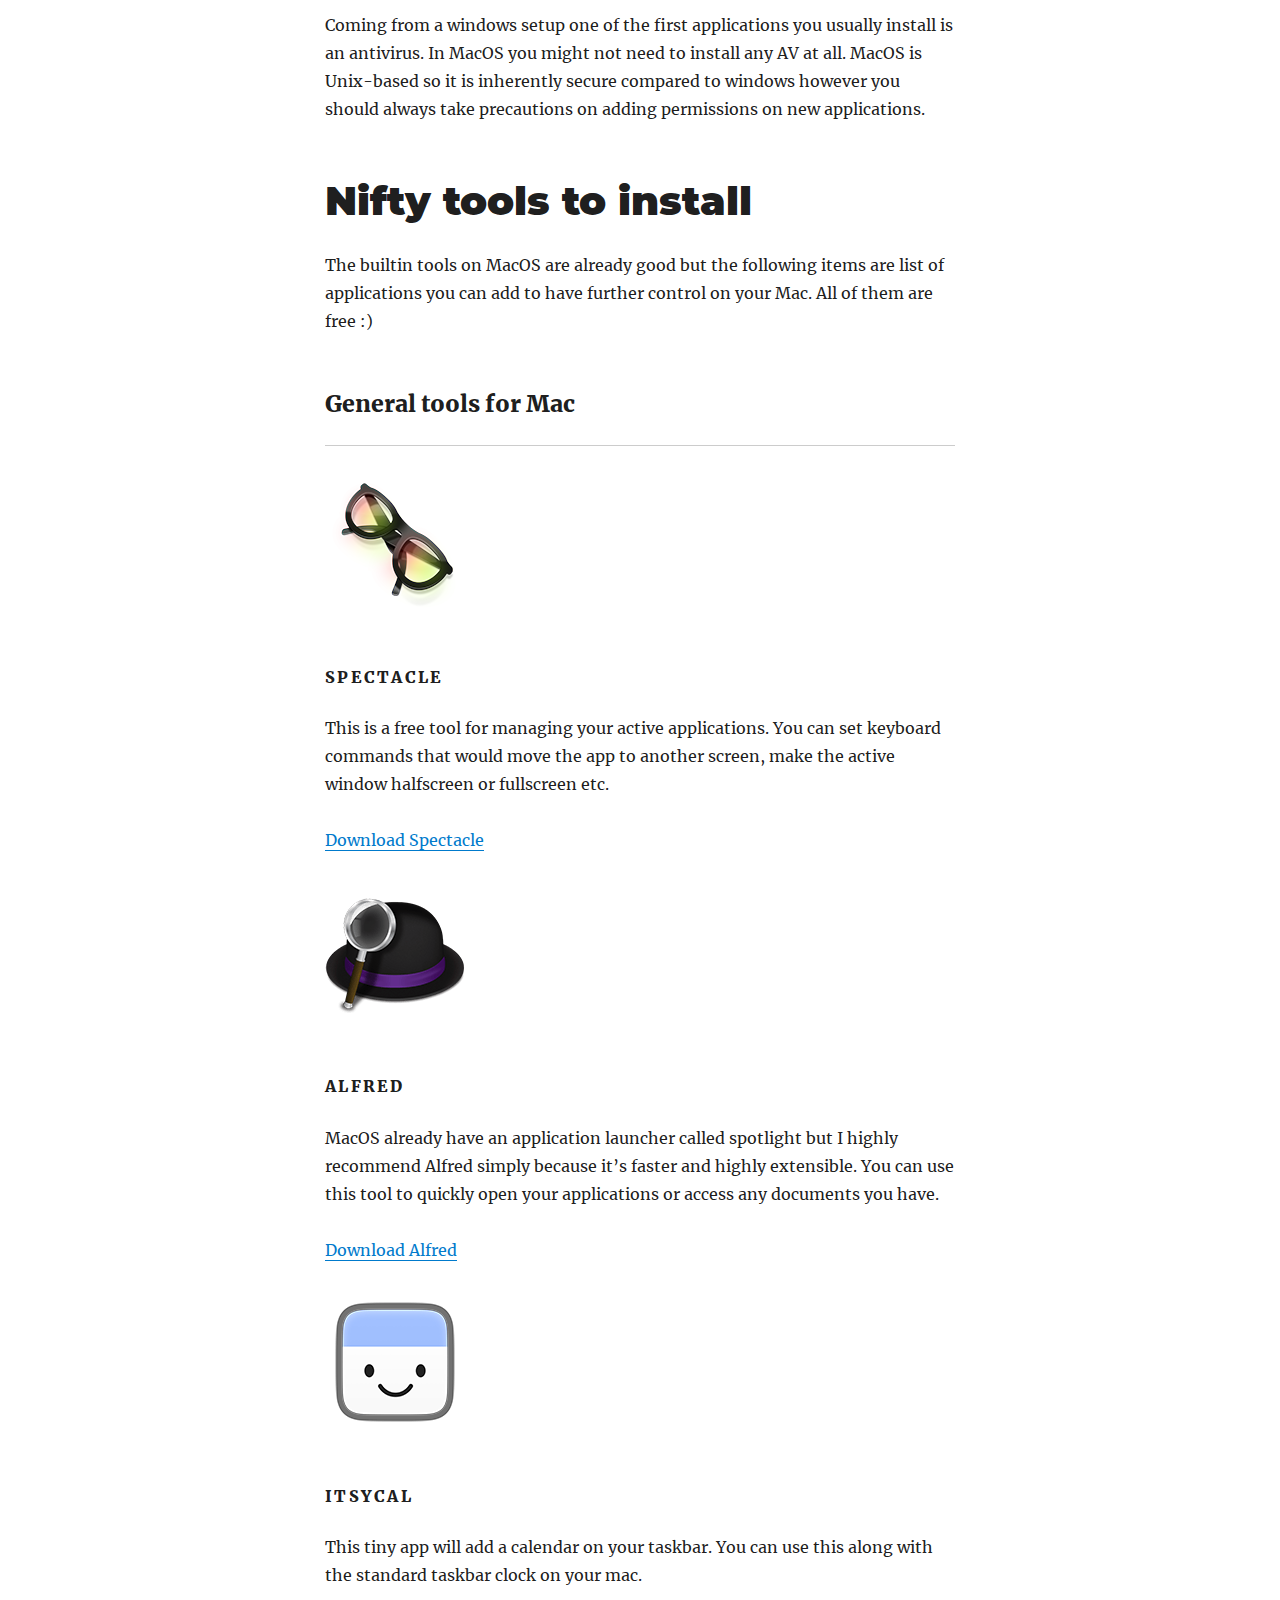
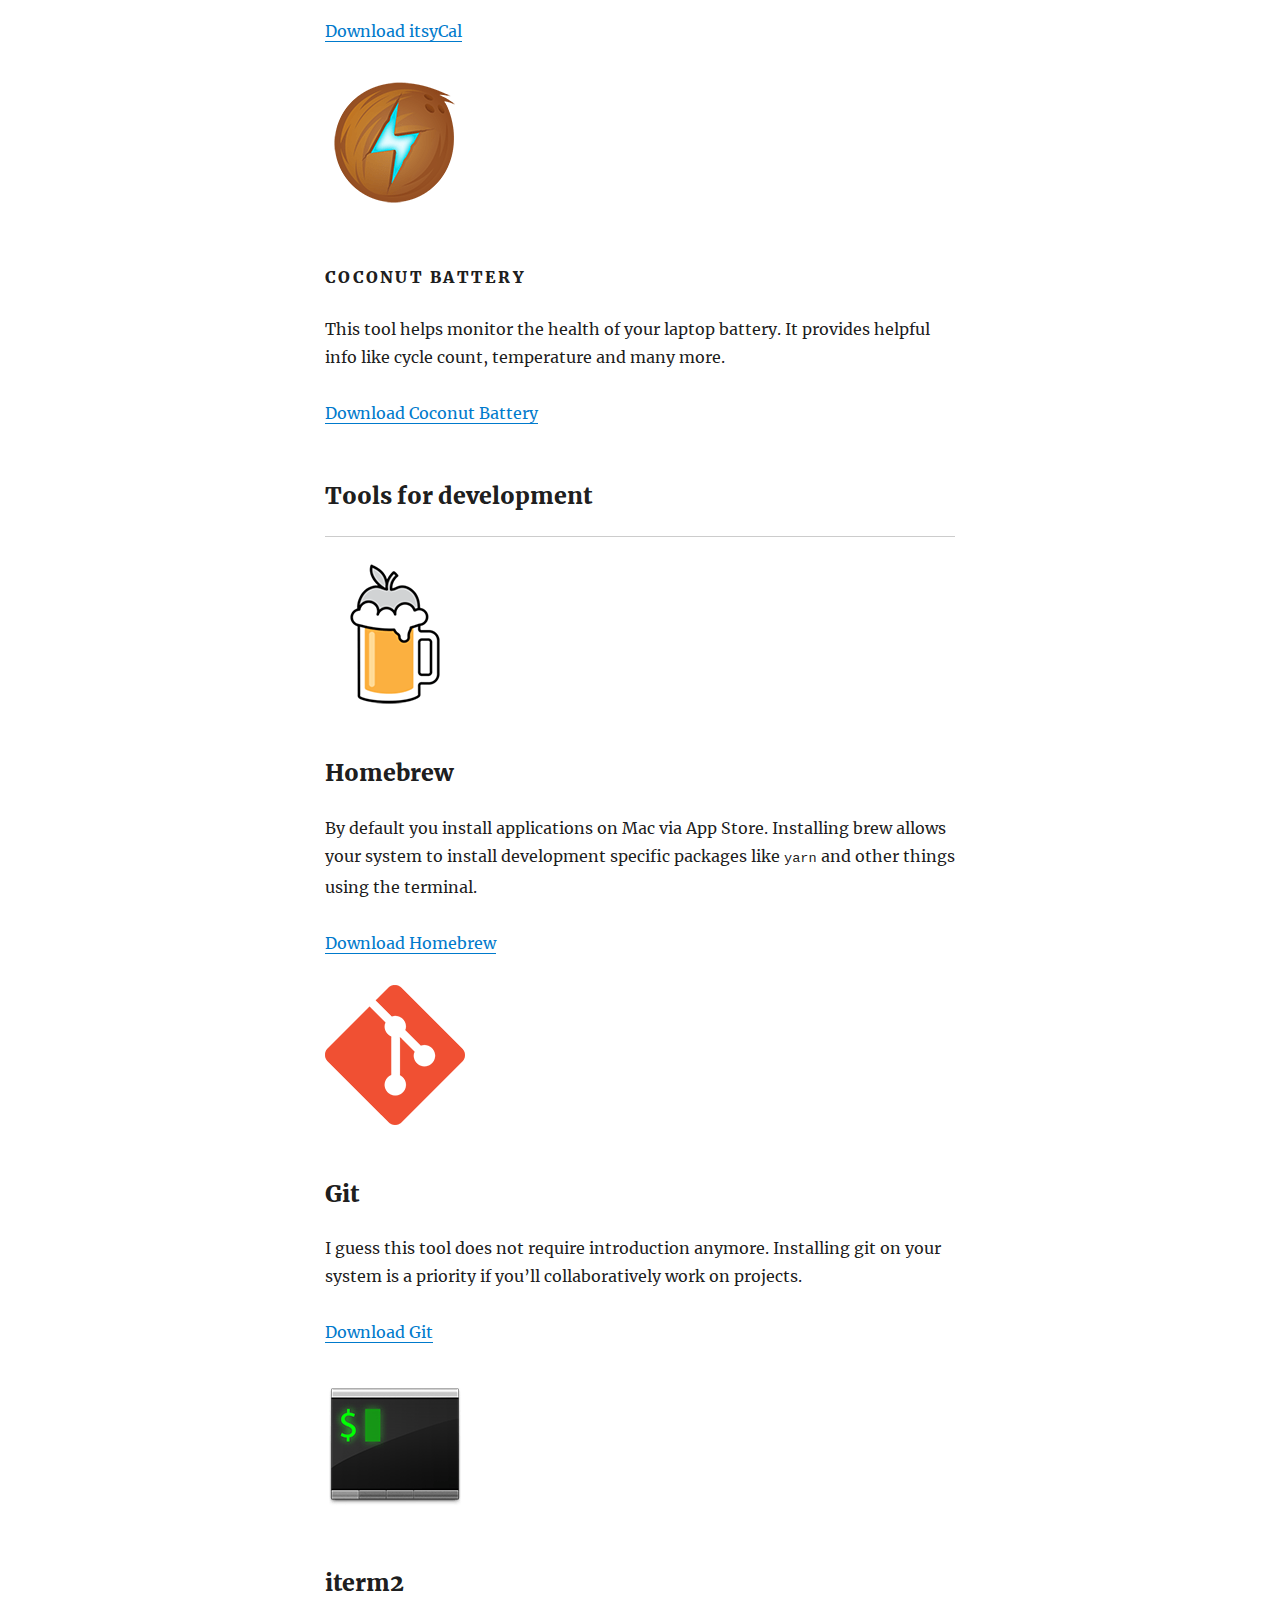
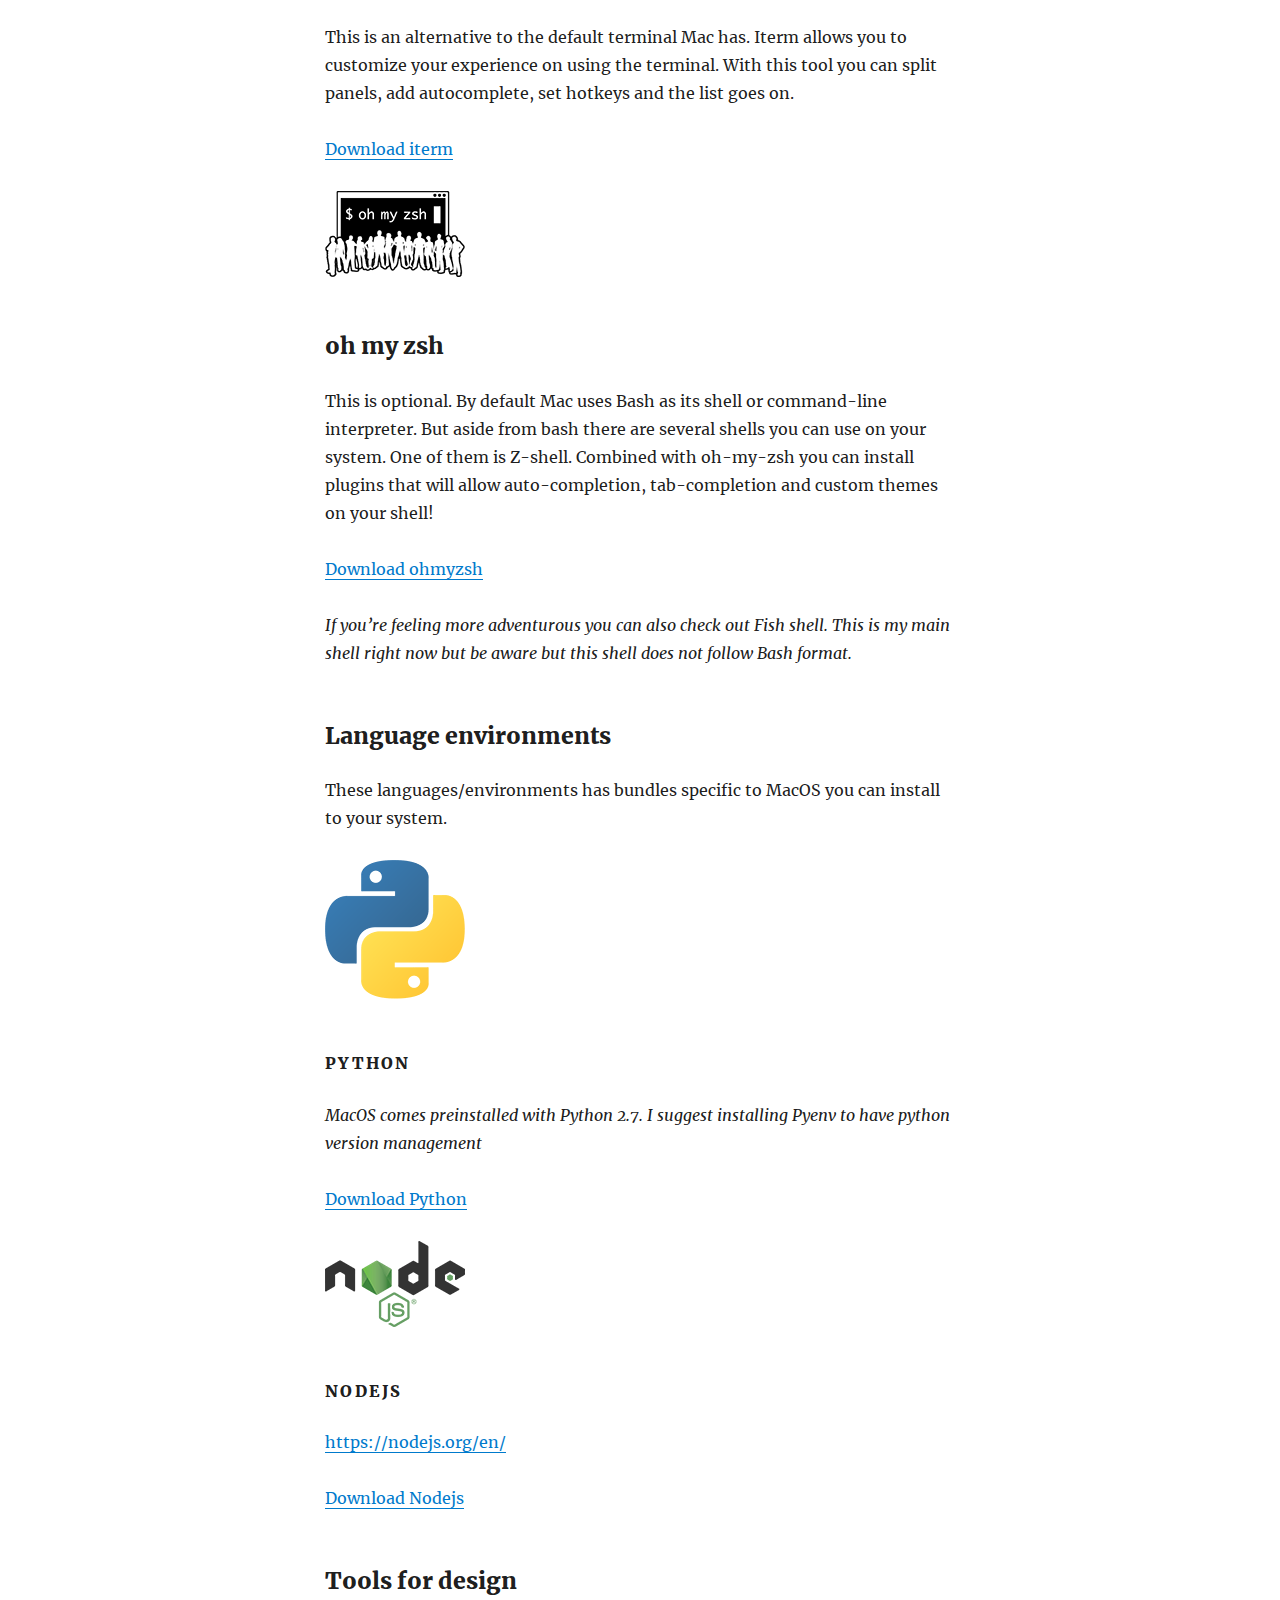
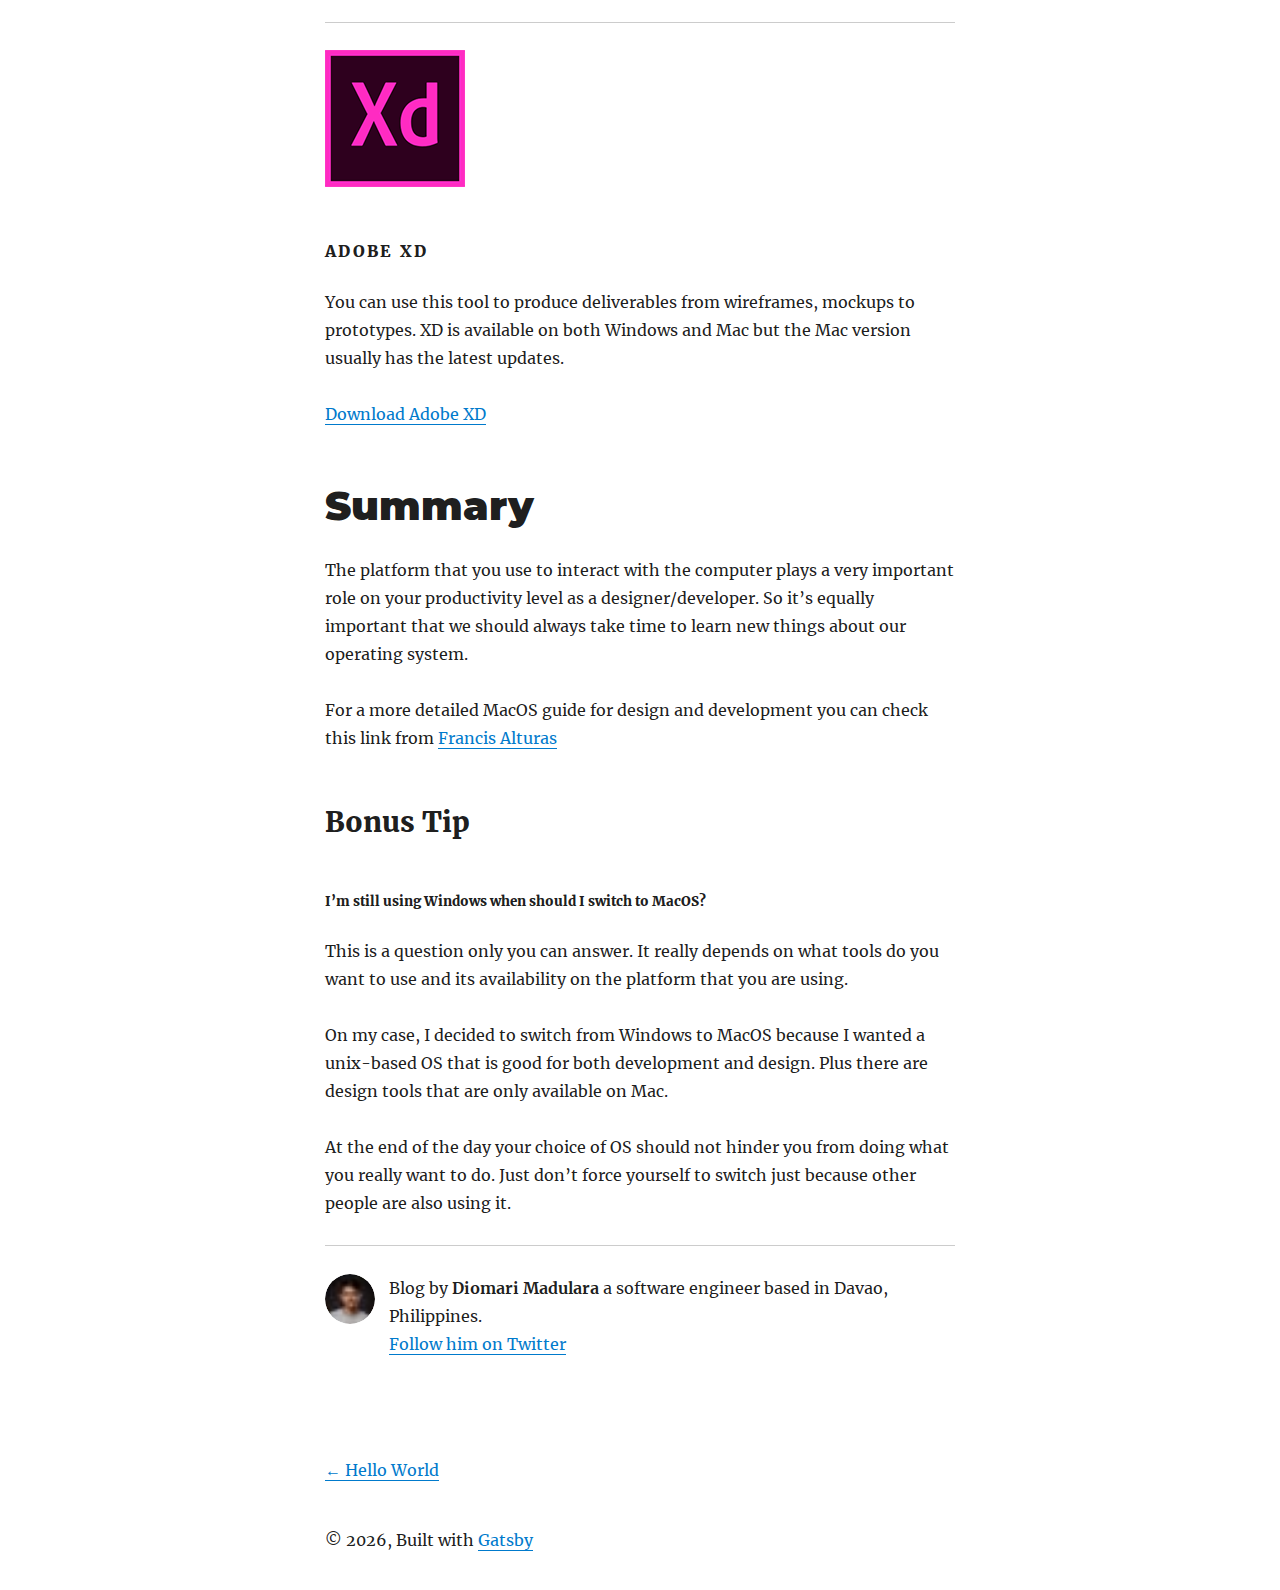
<file: switching-from-windows-to-mac/index.html>
<!DOCTYPE html><html lang="en"><head><meta charSet="utf-8"/><meta http-equiv="x-ua-compatible" content="ie=edge"/><meta name="viewport" content="width=device-width, initial-scale=1, shrink-to-fit=no"/><style id="typography.js">html{font-family:sans-serif;-ms-text-size-adjust:100%;-webkit-text-size-adjust:100%}body{margin:0}article,aside,details,figcaption,figure,footer,header,main,menu,nav,section,summary{display:block}audio,canvas,progress,video{display:inline-block}audio:not([controls]){display:none;height:0}progress{vertical-align:baseline}[hidden],template{display:none}a{background-color:transparent;-webkit-text-decoration-skip:objects}a:active,a:hover{outline-width:0}abbr[title]{border-bottom:none;text-decoration:underline;text-decoration:underline dotted}b,strong{font-weight:inherit;font-weight:bolder}dfn{font-style:italic}h1{font-size:2em;margin:.67em 0}mark{background-color:#ff0;color:#000}small{font-size:80%}sub,sup{font-size:75%;line-height:0;position:relative;vertical-align:baseline}sub{bottom:-.25em}sup{top:-.5em}img{border-style:none}svg:not(:root){overflow:hidden}code,kbd,pre,samp{font-family:monospace,monospace;font-size:1em}figure{margin:1em 40px}hr{box-sizing:content-box;height:0;overflow:visible}button,input,optgroup,select,textarea{font:inherit;margin:0}optgroup{font-weight:700}button,input{overflow:visible}button,select{text-transform:none}[type=reset],[type=submit],button,html [type=button]{-webkit-appearance:button}[type=button]::-moz-focus-inner,[type=reset]::-moz-focus-inner,[type=submit]::-moz-focus-inner,button::-moz-focus-inner{border-style:none;padding:0}[type=button]:-moz-focusring,[type=reset]:-moz-focusring,[type=submit]:-moz-focusring,button:-moz-focusring{outline:1px dotted ButtonText}fieldset{border:1px solid silver;margin:0 2px;padding:.35em .625em .75em}legend{box-sizing:border-box;color:inherit;display:table;max-width:100%;padding:0;white-space:normal}textarea{overflow:auto}[type=checkbox],[type=radio]{box-sizing:border-box;padding:0}[type=number]::-webkit-inner-spin-button,[type=number]::-webkit-outer-spin-button{height:auto}[type=search]{-webkit-appearance:textfield;outline-offset:-2px}[type=search]::-webkit-search-cancel-button,[type=search]::-webkit-search-decoration{-webkit-appearance:none}::-webkit-input-placeholder{color:inherit;opacity:.54}::-webkit-file-upload-button{-webkit-appearance:button;font:inherit}html{font:100%/1.75 'Merriweather','Georgia',serif;box-sizing:border-box;overflow-y:scroll;}*{box-sizing:inherit;}*:before{box-sizing:inherit;}*:after{box-sizing:inherit;}body{color:hsla(0,0%,0%,0.9);font-family:'Merriweather','Georgia',serif;font-weight:400;word-wrap:break-word;font-kerning:normal;-moz-font-feature-settings:"kern", "liga", "clig", "calt";-ms-font-feature-settings:"kern", "liga", "clig", "calt";-webkit-font-feature-settings:"kern", "liga", "clig", "calt";font-feature-settings:"kern", "liga", "clig", "calt";}img{max-width:100%;margin-left:0;margin-right:0;margin-top:0;padding-bottom:0;padding-left:0;padding-right:0;padding-top:0;margin-bottom:1.75rem;}h1{margin-left:0;margin-right:0;margin-top:0;padding-bottom:0;padding-left:0;padding-right:0;padding-top:0;margin-bottom:1.75rem;color:inherit;font-family:Montserrat,sans-serif;font-weight:900;text-rendering:optimizeLegibility;font-size:2.5rem;line-height:1.1;}h2{margin-left:0;margin-right:0;margin-top:0;padding-bottom:0;padding-left:0;padding-right:0;padding-top:0;margin-bottom:1.75rem;color:inherit;font-family:'Merriweather','Georgia',serif;font-weight:900;text-rendering:optimizeLegibility;font-size:1.73286rem;line-height:1.1;}h3{margin-left:0;margin-right:0;margin-top:0;padding-bottom:0;padding-left:0;padding-right:0;padding-top:0;margin-bottom:1.75rem;color:inherit;font-family:'Merriweather','Georgia',serif;font-weight:900;text-rendering:optimizeLegibility;font-size:1.4427rem;line-height:1.1;}h4{margin-left:0;margin-right:0;margin-top:0;padding-bottom:0;padding-left:0;padding-right:0;padding-top:0;margin-bottom:1.75rem;color:inherit;font-family:'Merriweather','Georgia',serif;font-weight:900;text-rendering:optimizeLegibility;font-size:1rem;line-height:1.1;letter-spacing:0.140625em;text-transform:uppercase;}h5{margin-left:0;margin-right:0;margin-top:0;padding-bottom:0;padding-left:0;padding-right:0;padding-top:0;margin-bottom:1.75rem;color:inherit;font-family:'Merriweather','Georgia',serif;font-weight:900;text-rendering:optimizeLegibility;font-size:0.83255rem;line-height:1.1;}h6{margin-left:0;margin-right:0;margin-top:0;padding-bottom:0;padding-left:0;padding-right:0;padding-top:0;margin-bottom:1.75rem;color:inherit;font-family:'Merriweather','Georgia',serif;font-weight:900;text-rendering:optimizeLegibility;font-size:0.75966rem;line-height:1.1;font-style:italic;}hgroup{margin-left:0;margin-right:0;margin-top:0;padding-bottom:0;padding-left:0;padding-right:0;padding-top:0;margin-bottom:1.75rem;}ul{margin-left:1.75rem;margin-right:0;margin-top:0;padding-bottom:0;padding-left:0;padding-right:0;padding-top:0;margin-bottom:1.75rem;list-style-position:outside;list-style-image:none;list-style:disc;}ol{margin-left:1.75rem;margin-right:0;margin-top:0;padding-bottom:0;padding-left:0;padding-right:0;padding-top:0;margin-bottom:1.75rem;list-style-position:outside;list-style-image:none;}dl{margin-left:0;margin-right:0;margin-top:0;padding-bottom:0;padding-left:0;padding-right:0;padding-top:0;margin-bottom:1.75rem;}dd{margin-left:0;margin-right:0;margin-top:0;padding-bottom:0;padding-left:0;padding-right:0;padding-top:0;margin-bottom:1.75rem;}p{margin-left:0;margin-right:0;margin-top:0;padding-bottom:0;padding-left:0;padding-right:0;padding-top:0;margin-bottom:1.75rem;}figure{margin-left:0;margin-right:0;margin-top:0;padding-bottom:0;padding-left:0;padding-right:0;padding-top:0;margin-bottom:1.75rem;}pre{margin-left:0;margin-right:0;margin-top:0;padding-bottom:0;padding-left:0;padding-right:0;padding-top:0;margin-bottom:1.75rem;font-size:0.85rem;line-height:1.75rem;}table{margin-left:0;margin-right:0;margin-top:0;padding-bottom:0;padding-left:0;padding-right:0;padding-top:0;margin-bottom:1.75rem;font-size:1rem;line-height:1.75rem;border-collapse:collapse;width:100%;}fieldset{margin-left:0;margin-right:0;margin-top:0;padding-bottom:0;padding-left:0;padding-right:0;padding-top:0;margin-bottom:1.75rem;}blockquote{margin-left:-1.75rem;margin-right:1.75rem;margin-top:0;padding-bottom:0;padding-left:1.42188rem;padding-right:0;padding-top:0;margin-bottom:1.75rem;font-size:1.20112rem;line-height:1.75rem;color:hsla(0,0%,0%,0.59);font-style:italic;border-left:0.32813rem solid hsla(0,0%,0%,0.9);}form{margin-left:0;margin-right:0;margin-top:0;padding-bottom:0;padding-left:0;padding-right:0;padding-top:0;margin-bottom:1.75rem;}noscript{margin-left:0;margin-right:0;margin-top:0;padding-bottom:0;padding-left:0;padding-right:0;padding-top:0;margin-bottom:1.75rem;}iframe{margin-left:0;margin-right:0;margin-top:0;padding-bottom:0;padding-left:0;padding-right:0;padding-top:0;margin-bottom:1.75rem;}hr{margin-left:0;margin-right:0;margin-top:0;padding-bottom:0;padding-left:0;padding-right:0;padding-top:0;margin-bottom:calc(1.75rem - 1px);background:hsla(0,0%,0%,0.2);border:none;height:1px;}address{margin-left:0;margin-right:0;margin-top:0;padding-bottom:0;padding-left:0;padding-right:0;padding-top:0;margin-bottom:1.75rem;}b{font-weight:700;}strong{font-weight:700;}dt{font-weight:700;}th{font-weight:700;}li{margin-bottom:calc(1.75rem / 2);}ol li{padding-left:0;}ul li{padding-left:0;}li > ol{margin-left:1.75rem;margin-bottom:calc(1.75rem / 2);margin-top:calc(1.75rem / 2);}li > ul{margin-left:1.75rem;margin-bottom:calc(1.75rem / 2);margin-top:calc(1.75rem / 2);}blockquote *:last-child{margin-bottom:0;}li *:last-child{margin-bottom:0;}p *:last-child{margin-bottom:0;}li > p{margin-bottom:calc(1.75rem / 2);}code{font-size:0.85rem;line-height:1.75rem;}kbd{font-size:0.85rem;line-height:1.75rem;}samp{font-size:0.85rem;line-height:1.75rem;}abbr{border-bottom:1px dotted hsla(0,0%,0%,0.5);cursor:help;}acronym{border-bottom:1px dotted hsla(0,0%,0%,0.5);cursor:help;}abbr[title]{border-bottom:1px dotted hsla(0,0%,0%,0.5);cursor:help;text-decoration:none;}thead{text-align:left;}td,th{text-align:left;border-bottom:1px solid hsla(0,0%,0%,0.12);font-feature-settings:"tnum";-moz-font-feature-settings:"tnum";-ms-font-feature-settings:"tnum";-webkit-font-feature-settings:"tnum";padding-left:1.16667rem;padding-right:1.16667rem;padding-top:0.875rem;padding-bottom:calc(0.875rem - 1px);}th:first-child,td:first-child{padding-left:0;}th:last-child,td:last-child{padding-right:0;}blockquote > :last-child{margin-bottom:0;}blockquote cite{font-size:1rem;line-height:1.75rem;color:hsla(0,0%,0%,0.9);font-weight:400;}blockquote cite:before{content:"— ";}ul,ol{margin-left:0;}@media only screen and (max-width:480px){ul,ol{margin-left:1.75rem;}blockquote{margin-left:-1.3125rem;margin-right:0;padding-left:0.98438rem;}}h1,h2,h3,h4,h5,h6{margin-top:3.5rem;}a{box-shadow:0 1px 0 0 currentColor;color:#007acc;text-decoration:none;}a:hover,a:active{box-shadow:none;}mark,ins{background:#007acc;color:white;padding:0.10938rem 0.21875rem;text-decoration:none;}a.gatsby-resp-image-link{box-shadow:none;}</style><link rel="apple-touch-icon" sizes="384x384" href="/icons/icon-384x384.png?v=07fab8ad5473f1e15e5f98b64f5d02eda19b8316"/><link rel="alternate" type="application/rss+xml" href="/rss.xml"/><link rel="shortcut icon" href="/icons/icon-48x48.png?v=07fab8ad5473f1e15e5f98b64f5d02eda19b8316"/><link rel="manifest" href="/manifest.webmanifest"/><meta name="theme-color" content="#663399"/><link rel="apple-touch-icon" sizes="48x48" href="/icons/icon-48x48.png?v=07fab8ad5473f1e15e5f98b64f5d02eda19b8316"/><link rel="apple-touch-icon" sizes="72x72" href="/icons/icon-72x72.png?v=07fab8ad5473f1e15e5f98b64f5d02eda19b8316"/><link rel="apple-touch-icon" sizes="96x96" href="/icons/icon-96x96.png?v=07fab8ad5473f1e15e5f98b64f5d02eda19b8316"/><link rel="apple-touch-icon" sizes="144x144" href="/icons/icon-144x144.png?v=07fab8ad5473f1e15e5f98b64f5d02eda19b8316"/><link rel="apple-touch-icon" sizes="192x192" href="/icons/icon-192x192.png?v=07fab8ad5473f1e15e5f98b64f5d02eda19b8316"/><link rel="apple-touch-icon" sizes="256x256" href="/icons/icon-256x256.png?v=07fab8ad5473f1e15e5f98b64f5d02eda19b8316"/><meta name="generator" content="Gatsby 2.2.5"/><link rel="apple-touch-icon" sizes="512x512" href="/icons/icon-512x512.png?v=07fab8ad5473f1e15e5f98b64f5d02eda19b8316"/><title data-react-helmet="true">Switching from Windows to Mac | diom.dev</title><meta data-react-helmet="true" name="description" content="The platform that you use to interact with the computer plays a very important role on your productivity level as a designer/developer. So it&#x27;s equally important that we should always take time to learn new things about our operating system."/><meta data-react-helmet="true" property="og:title" content="Switching from Windows to Mac"/><meta data-react-helmet="true" property="og:description" content="The platform that you use to interact with the computer plays a very important role on your productivity level as a designer/developer. So it&#x27;s equally important that we should always take time to learn new things about our operating system."/><meta data-react-helmet="true" property="og:type" content="website"/><meta data-react-helmet="true" name="twitter:card" content="summary"/><meta data-react-helmet="true" name="twitter:creator" content="Diomari Madulara"/><meta data-react-helmet="true" name="twitter:title" content="Switching from Windows to Mac"/><meta data-react-helmet="true" name="twitter:description" content="The platform that you use to interact with the computer plays a very important role on your productivity level as a designer/developer. So it&#x27;s equally important that we should always take time to learn new things about our operating system."/><style data-href="/styles.969dd727ab0bd044be6d.css">@font-face{font-family:Montserrat;font-style:normal;font-display:swap;font-weight:100;src:local("Montserrat Thin "),local("Montserrat-Thin"),url(/static/montserrat-latin-100-4124805c0503dbfe42dd67d7f5715964.woff2) format("woff2"),url(/static/montserrat-latin-100-c8fb2f714bbc7bc3e8dfffa916b286dc.woff) format("woff")}@font-face{font-family:Montserrat;font-style:italic;font-display:swap;font-weight:100;src:local("Montserrat Thin italic"),local("Montserrat-Thinitalic"),url(/static/montserrat-latin-100italic-e4bf47bd171a9b2a72dd84c58bf90edf.woff2) format("woff2"),url(/static/montserrat-latin-100italic-d1f3f2d02ee4d7d2d4b1ad865014f189.woff) format("woff")}@font-face{font-family:Montserrat;font-style:normal;font-display:swap;font-weight:200;src:local("Montserrat Extra Light "),local("Montserrat-Extra Light"),url(/static/montserrat-latin-200-444ae007121264bc1969d49b4031f9b2.woff2) format("woff2"),url(/static/montserrat-latin-200-edbce16a90aa22c297a0307b85789837.woff) format("woff")}@font-face{font-family:Montserrat;font-style:italic;font-display:swap;font-weight:200;src:local("Montserrat Extra Light italic"),local("Montserrat-Extra Lightitalic"),url(/static/montserrat-latin-200italic-f316c5d1ec40f3e68654c3f38b3999f3.woff2) format("woff2"),url(/static/montserrat-latin-200italic-d7bbb730d9b5e11720b3eb32326dcca7.woff) format("woff")}@font-face{font-family:Montserrat;font-style:normal;font-display:swap;font-weight:300;src:local("Montserrat Light "),local("Montserrat-Light"),url(/static/montserrat-latin-300-0a7c6df06e85d978d096d4d18fd8d43d.woff2) format("woff2"),url(/static/montserrat-latin-300-5e86df2cad22d2ef2b03516334afae5e.woff) format("woff")}@font-face{font-family:Montserrat;font-style:italic;font-display:swap;font-weight:300;src:local("Montserrat Light italic"),local("Montserrat-Lightitalic"),url(/static/montserrat-latin-300italic-c076c4892bc7a4be7b9097e97a35012d.woff2) format("woff2"),url(/static/montserrat-latin-300italic-37c74a8d2d0d36a0a2c6e9a37ee15b0c.woff) format("woff")}@font-face{font-family:Montserrat;font-style:normal;font-display:swap;font-weight:400;src:local("Montserrat Regular "),local("Montserrat-Regular"),url(/static/montserrat-latin-400-501ce09c42716a2f6e1503a25eb174c9.woff2) format("woff2"),url(/static/montserrat-latin-400-f29d2b8559699b6beb5b29b25b8bc572.woff) format("woff")}@font-face{font-family:Montserrat;font-style:italic;font-display:swap;font-weight:400;src:local("Montserrat Regular italic"),local("Montserrat-Regularitalic"),url(/static/montserrat-latin-400italic-882908d9950d9c86ebd380877f293d95.woff2) format("woff2"),url(/static/montserrat-latin-400italic-22e7b04e5f2a901d49d4d342315a715a.woff) format("woff")}@font-face{font-family:Montserrat;font-style:normal;font-display:swap;font-weight:500;src:local("Montserrat Medium "),local("Montserrat-Medium"),url(/static/montserrat-latin-500-f0f2716c5fe401d175b88715e7d28685.woff2) format("woff2"),url(/static/montserrat-latin-500-991b453bf90a0980e78966d2af7e3d3a.woff) format("woff")}@font-face{font-family:Montserrat;font-style:italic;font-display:swap;font-weight:500;src:local("Montserrat Medium italic"),local("Montserrat-Mediumitalic"),url(/static/montserrat-latin-500italic-4590ebba421b3288c305305d7fa7b504.woff2) format("woff2"),url(/static/montserrat-latin-500italic-f3d41e4cdcc2314e49ddcea751d6f87f.woff) format("woff")}@font-face{font-family:Montserrat;font-style:normal;font-display:swap;font-weight:600;src:local("Montserrat SemiBold "),local("Montserrat-SemiBold"),url(/static/montserrat-latin-600-15c24f7109941777774ddd2c636c6a50.woff2) format("woff2"),url(/static/montserrat-latin-600-f6dc6096f48956908c1787d9a722570a.woff) format("woff")}@font-face{font-family:Montserrat;font-style:italic;font-display:swap;font-weight:600;src:local("Montserrat SemiBold italic"),local("Montserrat-SemiBolditalic"),url(/static/montserrat-latin-600italic-6d10b80529d5c36c7c09fca7193af0fc.woff2) format("woff2"),url(/static/montserrat-latin-600italic-02c4833312d94b1b0866f073023a250e.woff) format("woff")}@font-face{font-family:Montserrat;font-style:normal;font-display:swap;font-weight:700;src:local("Montserrat Bold "),local("Montserrat-Bold"),url(/static/montserrat-latin-700-79982cd1f74c6fa7451bf9b37ead09ff.woff2) format("woff2"),url(/static/montserrat-latin-700-957e93fbbe131a59791cd820d98b7109.woff) format("woff")}@font-face{font-family:Montserrat;font-style:italic;font-display:swap;font-weight:700;src:local("Montserrat Bold italic"),local("Montserrat-Bolditalic"),url(/static/montserrat-latin-700italic-283438e9577fe6a684466bb100e105ec.woff2) format("woff2"),url(/static/montserrat-latin-700italic-ca627c5ccc65cf80c2ecaea44b997de9.woff) format("woff")}@font-face{font-family:Montserrat;font-style:normal;font-display:swap;font-weight:800;src:local("Montserrat ExtraBold "),local("Montserrat-ExtraBold"),url(/static/montserrat-latin-800-35386154b78d046218fc8f88a44ff515.woff2) format("woff2"),url(/static/montserrat-latin-800-756655905d91b77960888262e7d58d35.woff) format("woff")}@font-face{font-family:Montserrat;font-style:italic;font-display:swap;font-weight:800;src:local("Montserrat ExtraBold italic"),local("Montserrat-ExtraBolditalic"),url(/static/montserrat-latin-800italic-e1b52a7bd83e2324db6d92bdc206844c.woff2) format("woff2"),url(/static/montserrat-latin-800italic-a69f0add9d86c1a84311d7dd8693ba4a.woff) format("woff")}@font-face{font-family:Montserrat;font-style:normal;font-display:swap;font-weight:900;src:local("Montserrat Black "),local("Montserrat-Black"),url(/static/montserrat-latin-900-260c2ea3ef57feb82251952e605a36d5.woff2) format("woff2"),url(/static/montserrat-latin-900-186cae8091da578150d81958e217714a.woff) format("woff")}@font-face{font-family:Montserrat;font-style:italic;font-display:swap;font-weight:900;src:local("Montserrat Black italic"),local("Montserrat-Blackitalic"),url(/static/montserrat-latin-900italic-d785fb9fc74588ffb7f306799709a97d.woff2) format("woff2"),url(/static/montserrat-latin-900italic-43b527fe77254f97ea36e2b54e845ec4.woff) format("woff")}@font-face{font-family:Merriweather;font-style:normal;font-display:swap;font-weight:300;src:local("Merriweather Light "),local("Merriweather-Light"),url(/static/merriweather-latin-300-b1158cfcd4aacb9d8fb61625e37af46a.woff2) format("woff2"),url(/static/merriweather-latin-300-cc7de05e166e90320d7d896e0f72a19d.woff) format("woff")}@font-face{font-family:Merriweather;font-style:italic;font-display:swap;font-weight:300;src:local("Merriweather Light italic"),local("Merriweather-Lightitalic"),url(/static/merriweather-latin-300italic-8fe52a48089d6ebe46db0b8e7cc66263.woff2) format("woff2"),url(/static/merriweather-latin-300italic-e1331f5397c2a673f9d3765138debdb5.woff) format("woff")}@font-face{font-family:Merriweather;font-style:normal;font-display:swap;font-weight:400;src:local("Merriweather Regular "),local("Merriweather-Regular"),url(/static/merriweather-latin-400-8276fdb72ae8f4714d4e6eba704cc39f.woff2) format("woff2"),url(/static/merriweather-latin-400-69f09800f4f6479d06e44eba837df872.woff) format("woff")}@font-face{font-family:Merriweather;font-style:italic;font-display:swap;font-weight:400;src:local("Merriweather Regular italic"),local("Merriweather-Regularitalic"),url(/static/merriweather-latin-400italic-3a9be9ea9f7aa4af6de7307df21d9fc0.woff2) format("woff2"),url(/static/merriweather-latin-400italic-d76079ed7541a433a54f79316de086e9.woff) format("woff")}@font-face{font-family:Merriweather;font-style:normal;font-display:swap;font-weight:700;src:local("Merriweather Bold "),local("Merriweather-Bold"),url(/static/merriweather-latin-700-fa534be7ffa380e39a7f6e03bf9a5e03.woff2) format("woff2"),url(/static/merriweather-latin-700-ba56ea84b8084b7ff9677f50d3cd81bd.woff) format("woff")}@font-face{font-family:Merriweather;font-style:italic;font-display:swap;font-weight:700;src:local("Merriweather Bold italic"),local("Merriweather-Bolditalic"),url(/static/merriweather-latin-700italic-1ef5edaaa20ae53ea50399884c5e48c6.woff2) format("woff2"),url(/static/merriweather-latin-700italic-534bc9e7ce93c73d73426e46acd78092.woff) format("woff")}@font-face{font-family:Merriweather;font-style:normal;font-display:swap;font-weight:900;src:local("Merriweather Black "),local("Merriweather-Black"),url(/static/merriweather-latin-900-7528fb70e8a4a82c7305e72ff43ac25f.woff2) format("woff2"),url(/static/merriweather-latin-900-3799b6e2f5ed3fcccf9d7a708d7419fa.woff) format("woff")}@font-face{font-family:Merriweather;font-style:italic;font-display:swap;font-weight:900;src:local("Merriweather Black italic"),local("Merriweather-Blackitalic"),url(/static/merriweather-latin-900italic-e1b4d2aaa78e12ad84aaf8a56321e4c2.woff2) format("woff2"),url(/static/merriweather-latin-900italic-2ae22f731b3424e8dbb4b37f7ca6e708.woff) format("woff")}main .gatsby-resp-image-link .gatsby-resp-image-wrapper{margin-left:0!important}</style><link as="script" rel="preload" href="/component---src-templates-blog-post-js-3e34b6194d92c4f2395a.js"/><link as="script" rel="preload" href="/0-a5d07751aedf8421c70f.js"/><link as="script" rel="preload" href="/app-74fe15c4a81a17763fd7.js"/><link as="script" rel="preload" href="/styles-55d9a77079648f7209b9.js"/><link as="script" rel="preload" href="/webpack-runtime-407ea5a5af0bd3889fde.js"/><link as="fetch" rel="preload" href="/static/d/310/path---switching-from-windows-to-mac-0-e-7-902-iwvBNHMU4oa0tSglxUD0g88qarA.json" crossorigin="use-credentials"/></head><body><noscript id="gatsby-noscript">This app works best with JavaScript enabled.</noscript><div id="___gatsby"><div style="outline:none" tabindex="-1" role="group"><div style="margin-left:auto;margin-right:auto;max-width:42rem;padding:2.625rem 1.3125rem"><header><h3 style="font-family:Montserrat, sans-serif;margin-top:0"><a style="box-shadow:none;text-decoration:none;color:inherit" href="/">diom.dev</a></h3></header><main><h1>Switching from Windows to Mac</h1><p style="font-size:0.83255rem;line-height:1.75rem;display:block;margin-bottom:1.75rem;margin-top:-1.75rem">May 02, 2019</p><div>
  <a class="gatsby-resp-image-link" href="/static/3644793c0eacd3b711b81ab9f2e1d58c/14c53/main.png" style="display: block" target="_blank" rel="noopener">
  
  <span class="gatsby-resp-image-wrapper" style="position: relative; display: block;  max-width: 590px; margin-left: auto; margin-right: auto;">
    <span class="gatsby-resp-image-background-image" style="padding-bottom: 46.365022877478395%; position: relative; bottom: 0; left: 0; background-image: url(&apos;[data-uri]&apos;); background-size: cover; display: block;">
      <img class="gatsby-resp-image-image" style="width: 100%; height: 100%; margin: 0; vertical-align: middle; position: absolute; top: 0; left: 0; box-shadow: inset 0px 0px 0px 400px white;" alt="main" title="main" src="/static/3644793c0eacd3b711b81ab9f2e1d58c/22401/main.png" srcset="/static/3644793c0eacd3b711b81ab9f2e1d58c/af388/main.png 148w,
/static/3644793c0eacd3b711b81ab9f2e1d58c/20271/main.png 295w,
/static/3644793c0eacd3b711b81ab9f2e1d58c/22401/main.png 590w,
/static/3644793c0eacd3b711b81ab9f2e1d58c/2f308/main.png 885w,
/static/3644793c0eacd3b711b81ab9f2e1d58c/fd55e/main.png 1180w,
/static/3644793c0eacd3b711b81ab9f2e1d58c/c2d30/main.png 1770w,
/static/3644793c0eacd3b711b81ab9f2e1d58c/14c53/main.png 1967w" sizes="(max-width: 590px) 100vw, 590px">
    </span>
  </span>
  
  </a>
    
<p>Listed below are tips on using Mac if you’re coming from a Windows environment. If you’re planning on switching or you’re already using a Mac this guide will hopefully make you more familiar with its system and built-in tools.</p>
<h1>General things to consider</h1>
<h3>1. Switch your keyboard mindset</h3>
<p>One key(no pun intended) difference of moving into MacOS is the keyboard layout change. There’s no <code class="language-text">alt</code> and <code class="language-text">windows key</code> keys on Mac, they’ve been replaced with <code class="language-text">cmd</code> and <code class="language-text">option</code>. You can no longer use majority of the [key] combinations you know on Windows but there are still familiar key combos you can use. It gets confusing at first but once you playaround more you’ll be switching tabs and windows in no time.</p>
<h3>2. Mac system forms/inputs don’t have save/apply button</h3>
<p>Every time you tick that input or select an option from a dropdown it will automatically take effect on your system. You shoul be wary of this when you want to change something on your unit.</p>
<h3>3. You will need Mac accesories but you don’t have to buy them all.</h3>
<p>Apple has their own official line of accesories but you don’t need to buy them. There are other brands that sell good Mac accesories for a much lesser price. Newer version of macbooks only have usb-c ports chances are you will need a hub that will support USB-3 and HDMI ports.</p>
<h3>4. You are your own antivirus</h3>
<p>Coming from a windows setup one of the first applications you usually install is an antivirus. In MacOS you might not need to install any AV at all. MacOS is Unix-based so it is inherently secure compared to windows however you should always take precautions on adding permissions on new applications.</p>
<h1>Nifty tools to install</h1>
<p>The builtin tools on MacOS are already good but the following items are list of applications you can add to have further control on your Mac. All of them are free :)</p>
<h3>General tools for Mac</h3>
<hr>

  <a class="gatsby-resp-image-link" href="/static/790279db7f71fac7bece875a571b1cb9/472f8/spectacle.png" style="display: block" target="_blank" rel="noopener">
  
  <span class="gatsby-resp-image-wrapper" style="position: relative; display: block;  max-width: 140px; margin-left: auto; margin-right: auto;">
    <span class="gatsby-resp-image-background-image" style="padding-bottom: 100%; position: relative; bottom: 0; left: 0; background-image: url(&apos;[data-uri]&apos;); background-size: cover; display: block;">
      <img class="gatsby-resp-image-image" style="width: 100%; height: 100%; margin: 0; vertical-align: middle; position: absolute; top: 0; left: 0; box-shadow: inset 0px 0px 0px 400px white;" alt="spectacle" title="spectacle" src="/static/790279db7f71fac7bece875a571b1cb9/472f8/spectacle.png" srcset="/static/790279db7f71fac7bece875a571b1cb9/472f8/spectacle.png 140w" sizes="(max-width: 140px) 100vw, 140px">
    </span>
  </span>
  
  </a>
    
<h4>Spectacle</h4>
<p>This is a free tool for managing your active applications. You can set keyboard commands that would move the app to another screen, make the active window halfscreen or fullscreen etc.</p>
<p><a href="https://www.spectacleapp.com/">Download Spectacle</a></p>

  <a class="gatsby-resp-image-link" href="/static/a1dc4f67ad632a07dadea1cfac15d47a/472f8/alfred.png" style="display: block" target="_blank" rel="noopener">
  
  <span class="gatsby-resp-image-wrapper" style="position: relative; display: block;  max-width: 140px; margin-left: auto; margin-right: auto;">
    <span class="gatsby-resp-image-background-image" style="padding-bottom: 100%; position: relative; bottom: 0; left: 0; background-image: url(&apos;[data-uri]&apos;); background-size: cover; display: block;">
      <img class="gatsby-resp-image-image" style="width: 100%; height: 100%; margin: 0; vertical-align: middle; position: absolute; top: 0; left: 0; box-shadow: inset 0px 0px 0px 400px white;" alt="alfred" title="alfred" src="/static/a1dc4f67ad632a07dadea1cfac15d47a/472f8/alfred.png" srcset="/static/a1dc4f67ad632a07dadea1cfac15d47a/472f8/alfred.png 140w" sizes="(max-width: 140px) 100vw, 140px">
    </span>
  </span>
  
  </a>
    
<h4>Alfred</h4>
<p>MacOS already have an application launcher called spotlight but I highly recommend Alfred simply because it’s faster and highly extensible. You can use this tool to quickly open your applications or access any documents you have.</p>
<p><a href="https://www.alfredapp.com/">Download Alfred</a></p>

  <a class="gatsby-resp-image-link" href="/static/cc297b031aed327b0753ae6dd7488cb0/472f8/itsycal.png" style="display: block" target="_blank" rel="noopener">
  
  <span class="gatsby-resp-image-wrapper" style="position: relative; display: block;  max-width: 140px; margin-left: auto; margin-right: auto;">
    <span class="gatsby-resp-image-background-image" style="padding-bottom: 100%; position: relative; bottom: 0; left: 0; background-image: url(&apos;[data-uri]&apos;); background-size: cover; display: block;">
      <img class="gatsby-resp-image-image" style="width: 100%; height: 100%; margin: 0; vertical-align: middle; position: absolute; top: 0; left: 0; box-shadow: inset 0px 0px 0px 400px white;" alt="itsycal" title="itsycal" src="/static/cc297b031aed327b0753ae6dd7488cb0/472f8/itsycal.png" srcset="/static/cc297b031aed327b0753ae6dd7488cb0/472f8/itsycal.png 140w" sizes="(max-width: 140px) 100vw, 140px">
    </span>
  </span>
  
  </a>
    
<h4>ItsyCal</h4>
<p>This tiny app will add a calendar on your taskbar. You can use this along with the standard taskbar clock on your mac.</p>
<p><a href="https://www.mowglii.com/itsycal/">Download itsyCal</a></p>

  <a class="gatsby-resp-image-link" href="/static/c886712a632fcffb8f4408e3f32b36bd/472f8/coconut_battery.png" style="display: block" target="_blank" rel="noopener">
  
  <span class="gatsby-resp-image-wrapper" style="position: relative; display: block;  max-width: 140px; margin-left: auto; margin-right: auto;">
    <span class="gatsby-resp-image-background-image" style="padding-bottom: 100%; position: relative; bottom: 0; left: 0; background-image: url(&apos;[data-uri]&apos;); background-size: cover; display: block;">
      <img class="gatsby-resp-image-image" style="width: 100%; height: 100%; margin: 0; vertical-align: middle; position: absolute; top: 0; left: 0; box-shadow: inset 0px 0px 0px 400px white;" alt="coconut battery" title="coconut_battery" src="/static/c886712a632fcffb8f4408e3f32b36bd/472f8/coconut_battery.png" srcset="/static/c886712a632fcffb8f4408e3f32b36bd/472f8/coconut_battery.png 140w" sizes="(max-width: 140px) 100vw, 140px">
    </span>
  </span>
  
  </a>
    
<h4>Coconut Battery</h4>
<p>This tool helps monitor the health of your laptop battery. It provides helpful info like cycle count, temperature and many more.</p>
<p><a href="https://coconut-flavour.com/coconutbattery/">Download Coconut Battery</a></p>
<h3>Tools for development</h3>
<hr>

  <a class="gatsby-resp-image-link" href="/static/455b4af0003e5ffc5eb735b4f73a3d0d/472f8/homebrew.png" style="display: block" target="_blank" rel="noopener">
  
  <span class="gatsby-resp-image-wrapper" style="position: relative; display: block;  max-width: 140px; margin-left: auto; margin-right: auto;">
    <span class="gatsby-resp-image-background-image" style="padding-bottom: 100%; position: relative; bottom: 0; left: 0; background-image: url(&apos;[data-uri]&apos;); background-size: cover; display: block;">
      <img class="gatsby-resp-image-image" style="width: 100%; height: 100%; margin: 0; vertical-align: middle; position: absolute; top: 0; left: 0; box-shadow: inset 0px 0px 0px 400px white;" alt="homebrew" title="homebrew" src="/static/455b4af0003e5ffc5eb735b4f73a3d0d/472f8/homebrew.png" srcset="/static/455b4af0003e5ffc5eb735b4f73a3d0d/472f8/homebrew.png 140w" sizes="(max-width: 140px) 100vw, 140px">
    </span>
  </span>
  
  </a>
    
<h3>Homebrew</h3>
<p>By default you install applications on Mac via App Store. Installing brew allows your system to install development specific packages like <code class="language-text">yarn</code> and other things using the terminal.</p>
<p><a href="https://brew.sh/">Download Homebrew</a></p>

  <a class="gatsby-resp-image-link" href="/static/715057d91508535acac8868f2bd6e346/472f8/git.png" style="display: block" target="_blank" rel="noopener">
  
  <span class="gatsby-resp-image-wrapper" style="position: relative; display: block;  max-width: 140px; margin-left: auto; margin-right: auto;">
    <span class="gatsby-resp-image-background-image" style="padding-bottom: 100%; position: relative; bottom: 0; left: 0; background-image: url(&apos;[data-uri]&apos;); background-size: cover; display: block;">
      <img class="gatsby-resp-image-image" style="width: 100%; height: 100%; margin: 0; vertical-align: middle; position: absolute; top: 0; left: 0; box-shadow: inset 0px 0px 0px 400px white;" alt="git" title="git" src="/static/715057d91508535acac8868f2bd6e346/472f8/git.png" srcset="/static/715057d91508535acac8868f2bd6e346/472f8/git.png 140w" sizes="(max-width: 140px) 100vw, 140px">
    </span>
  </span>
  
  </a>
    
<h3>Git</h3>
<p>I guess this tool does not require introduction anymore. Installing git on your system is a priority if you’ll collaboratively work on projects.</p>
<p><a href="https://git-scm.com/download/mac">Download Git</a></p>

  <a class="gatsby-resp-image-link" href="/static/44e55661f6806d96de58270ee98d109e/472f8/iterm.png" style="display: block" target="_blank" rel="noopener">
  
  <span class="gatsby-resp-image-wrapper" style="position: relative; display: block;  max-width: 140px; margin-left: auto; margin-right: auto;">
    <span class="gatsby-resp-image-background-image" style="padding-bottom: 100%; position: relative; bottom: 0; left: 0; background-image: url(&apos;[data-uri]&apos;); background-size: cover; display: block;">
      <img class="gatsby-resp-image-image" style="width: 100%; height: 100%; margin: 0; vertical-align: middle; position: absolute; top: 0; left: 0; box-shadow: inset 0px 0px 0px 400px white;" alt="iterm" title="iterm" src="/static/44e55661f6806d96de58270ee98d109e/472f8/iterm.png" srcset="/static/44e55661f6806d96de58270ee98d109e/472f8/iterm.png 140w" sizes="(max-width: 140px) 100vw, 140px">
    </span>
  </span>
  
  </a>
    
<h3>iterm2</h3>
<p>This is an alternative to the default terminal Mac has. Iterm allows you to customize your experience on using the terminal. With this tool you can split panels, add autocomplete, set hotkeys and the list goes on.</p>
<p><a href="https://www.iterm2.com/">Download iterm</a></p>

  <a class="gatsby-resp-image-link" href="/static/1bfe8fe539a251c397e39e8b318d1abc/472f8/ohmyzsh.png" style="display: block" target="_blank" rel="noopener">
  
  <span class="gatsby-resp-image-wrapper" style="position: relative; display: block;  max-width: 140px; margin-left: auto; margin-right: auto;">
    <span class="gatsby-resp-image-background-image" style="padding-bottom: 61.42857142857143%; position: relative; bottom: 0; left: 0; background-image: url(&apos;[data-uri]&apos;); background-size: cover; display: block;">
      <img class="gatsby-resp-image-image" style="width: 100%; height: 100%; margin: 0; vertical-align: middle; position: absolute; top: 0; left: 0; box-shadow: inset 0px 0px 0px 400px white;" alt="ohmyzsh" title="ohmyzsh" src="/static/1bfe8fe539a251c397e39e8b318d1abc/472f8/ohmyzsh.png" srcset="/static/1bfe8fe539a251c397e39e8b318d1abc/472f8/ohmyzsh.png 140w" sizes="(max-width: 140px) 100vw, 140px">
    </span>
  </span>
  
  </a>
    
<h3>oh my zsh</h3>
<p>This is optional. By default Mac uses Bash as its shell or command-line interpreter. But aside from bash there are several shells you can use on your system. One of them is Z-shell. Combined with oh-my-zsh you can install plugins that will allow auto-completion, tab-completion and custom themes on your shell!</p>
<p><a href="https://ohmyz.sh/">Download ohmyzsh</a></p>
<p><em>If you’re feeling more adventurous you can also check out Fish shell. This is my main shell right now but be aware but this shell does not follow Bash format.</em></p>
<h3>Language environments</h3>
<p>These languages/environments has bundles specific to MacOS you can install to your system.</p>

  <a class="gatsby-resp-image-link" href="/static/6419363333f9c5085f3f71dabe6aac49/472f8/python.png" style="display: block" target="_blank" rel="noopener">
  
  <span class="gatsby-resp-image-wrapper" style="position: relative; display: block;  max-width: 140px; margin-left: auto; margin-right: auto;">
    <span class="gatsby-resp-image-background-image" style="padding-bottom: 99.28571428571429%; position: relative; bottom: 0; left: 0; background-image: url(&apos;[data-uri]&apos;); background-size: cover; display: block;">
      <img class="gatsby-resp-image-image" style="width: 100%; height: 100%; margin: 0; vertical-align: middle; position: absolute; top: 0; left: 0; box-shadow: inset 0px 0px 0px 400px white;" alt="python" title="python" src="/static/6419363333f9c5085f3f71dabe6aac49/472f8/python.png" srcset="/static/6419363333f9c5085f3f71dabe6aac49/472f8/python.png 140w" sizes="(max-width: 140px) 100vw, 140px">
    </span>
  </span>
  
  </a>
    
<h4>Python</h4>
<p><em>MacOS comes preinstalled with Python 2.7. I suggest installing Pyenv to have python version management</em></p>
<p><a href="https://www.python.org/downloads/mac-osx/">Download Python</a> </p>

  <a class="gatsby-resp-image-link" href="/static/29dd1ab00fe66b21c18069d8f6c19d34/472f8/nodejs.png" style="display: block" target="_blank" rel="noopener">
  
  <span class="gatsby-resp-image-wrapper" style="position: relative; display: block;  max-width: 140px; margin-left: auto; margin-right: auto;">
    <span class="gatsby-resp-image-background-image" style="padding-bottom: 61.42857142857143%; position: relative; bottom: 0; left: 0; background-image: url(&apos;[data-uri]&apos;); background-size: cover; display: block;">
      <img class="gatsby-resp-image-image" style="width: 100%; height: 100%; margin: 0; vertical-align: middle; position: absolute; top: 0; left: 0; box-shadow: inset 0px 0px 0px 400px white;" alt="nodejs" title="nodejs" src="/static/29dd1ab00fe66b21c18069d8f6c19d34/472f8/nodejs.png" srcset="/static/29dd1ab00fe66b21c18069d8f6c19d34/472f8/nodejs.png 140w" sizes="(max-width: 140px) 100vw, 140px">
    </span>
  </span>
  
  </a>
    
<h4>NodeJS</h4>
<p><a href="https://nodejs.org/en/">https://nodejs.org/en/</a></p>
<p><a href="https://nodejs.org/en/download/">Download Nodejs</a> </p>
<h3>Tools for design</h3>
<hr>

  <a class="gatsby-resp-image-link" href="/static/dfc31db0436a37ef9175f3ffd30b1bdc/472f8/xd.png" style="display: block" target="_blank" rel="noopener">
  
  <span class="gatsby-resp-image-wrapper" style="position: relative; display: block;  max-width: 140px; margin-left: auto; margin-right: auto;">
    <span class="gatsby-resp-image-background-image" style="padding-bottom: 97.85714285714285%; position: relative; bottom: 0; left: 0; background-image: url(&apos;[data-uri]&apos;); background-size: cover; display: block;">
      <img class="gatsby-resp-image-image" style="width: 100%; height: 100%; margin: 0; vertical-align: middle; position: absolute; top: 0; left: 0; box-shadow: inset 0px 0px 0px 400px white;" alt="xd" title="xd" src="/static/dfc31db0436a37ef9175f3ffd30b1bdc/472f8/xd.png" srcset="/static/dfc31db0436a37ef9175f3ffd30b1bdc/472f8/xd.png 140w" sizes="(max-width: 140px) 100vw, 140px">
    </span>
  </span>
  
  </a>
    
<h4>Adobe XD</h4>
<p>You can use this tool to produce deliverables from wireframes, mockups to prototypes. XD is available on both Windows and Mac but the Mac version usually has the latest updates. </p>
<p><a href="https://www.adobe.com/products/xd.html">Download Adobe XD</a></p>
<h1>Summary</h1>
<p>The platform that you use to interact with the computer plays a very important role on your productivity level as a designer/developer. So it’s equally important that we should always take time to learn new things about our operating system.</p>
<p>For a more detailed MacOS guide for design and development you can check this link from <a href="https://carbon.gitbook.io/mac-setup/">Francis Alturas</a> </p>
<h2>Bonus Tip</h2>
<h5>I’m still using Windows when should I switch to MacOS?</h5>
<p>This is a question only you can answer. It really depends on what tools do you want to use and its availability on the platform that you are using.</p>
<p>On my case, I decided to switch from Windows to MacOS because I wanted a unix-based OS that is good for both development and design. Plus there are design tools that are only available on Mac.</p>
<p>At the end of the day your choice of OS should not hinder you from doing what you really want to do. Just don’t force yourself to switch just because other people are also using it.</p></div><hr style="margin-bottom:1.75rem"/><div style="display:flex;margin-bottom:4.375rem"><div class=" gatsby-image-wrapper" style="position:relative;overflow:hidden;display:inline-block;width:50px;height:50px;margin-right:0.875rem;margin-bottom:0;min-width:50px;border-radius:100%"><img src="[data-uri]" alt="Diomari Madulara" style="position:absolute;top:0;left:0;width:100%;height:100%;object-fit:cover;object-position:center;opacity:1;transition:opacity 0.5s;transition-delay:0.25s;border-radius:50%"/><noscript><picture><img width="50" height="50" srcset="/static/4cc127510f37fc90dfe2adbf55abe382/b66ac/profile-pic.jpg 1x,
/static/4cc127510f37fc90dfe2adbf55abe382/a61a6/profile-pic.jpg 1.5x,
/static/4cc127510f37fc90dfe2adbf55abe382/45d91/profile-pic.jpg 2x,
/static/4cc127510f37fc90dfe2adbf55abe382/2181b/profile-pic.jpg 3x" src="/static/4cc127510f37fc90dfe2adbf55abe382/b66ac/profile-pic.jpg" alt="Diomari Madulara" style="position:absolute;top:0;left:0;transition:opacity 0.5s;transition-delay:0.5s;opacity:1;width:100%;height:100%;object-fit:cover;object-position:center"/></picture></noscript></div><p>Blog by <strong>Diomari Madulara</strong> a software engineer based in Davao, Philippines.<br/> <a href="https://twitter.com/diomdev">Follow him on Twitter</a></p></div><ul style="display:flex;flex-wrap:wrap;justify-content:space-between;list-style:none;padding:0"><li><a rel="prev" href="/hello-world/">← <!-- -->Hello World</a></li><li></li></ul></main><footer>© <!-- -->2019<!-- -->, Built with<!-- --> <a href="https://www.gatsbyjs.org">Gatsby</a></footer></div></div></div><script>
  
  
  if(true) {
    (function(i,s,o,g,r,a,m){i['GoogleAnalyticsObject']=r;i[r]=i[r]||function(){
    (i[r].q=i[r].q||[]).push(arguments)},i[r].l=1*new Date();a=s.createElement(o),
    m=s.getElementsByTagName(o)[0];a.async=1;a.src=g;m.parentNode.insertBefore(a,m)
    })(window,document,'script','https://www.google-analytics.com/analytics.js','ga');
  }
  if (typeof ga === "function") {
    ga('create', 'UA-129725667-2', 'auto', {});
      
      
      
      }
      </script><script>
  
  
  if(true) {
    (function(i,s,o,g,r,a,m){i['GoogleAnalyticsObject']=r;i[r]=i[r]||function(){
    (i[r].q=i[r].q||[]).push(arguments)},i[r].l=1*new Date();a=s.createElement(o),
    m=s.getElementsByTagName(o)[0];a.async=1;a.src=g;m.parentNode.insertBefore(a,m)
    })(window,document,'script','https://www.google-analytics.com/analytics.js','ga');
  }
  if (typeof ga === "function") {
    ga('create', 'undefined', 'auto', {});
      
      
      
      }
      </script><script id="gatsby-script-loader">/*<![CDATA[*/window.page={"componentChunkName":"component---src-templates-blog-post-js","jsonName":"switching-from-windows-to-mac-0e7","path":"/switching-from-windows-to-mac/"};window.dataPath="310/path---switching-from-windows-to-mac-0-e-7-902-iwvBNHMU4oa0tSglxUD0g88qarA";/*]]>*/</script><script id="gatsby-chunk-mapping">/*<![CDATA[*/window.___chunkMapping={"app":["/app-74fe15c4a81a17763fd7.js"],"component---node-modules-gatsby-plugin-offline-app-shell-js":["/component---node-modules-gatsby-plugin-offline-app-shell-js-58f67562ab44a02057bd.js"],"component---src-templates-blog-post-js":["/component---src-templates-blog-post-js-3e34b6194d92c4f2395a.js"],"component---src-pages-404-js":["/component---src-pages-404-js-62afd24c09d5e382a0e3.js"],"component---src-pages-index-js":["/component---src-pages-index-js-31e94a63574bac7d5196.js"],"pages-manifest":["/pages-manifest-dee102dc2f5b057f1097.js"]};/*]]>*/</script><script src="/webpack-runtime-407ea5a5af0bd3889fde.js" async=""></script><script src="/styles-55d9a77079648f7209b9.js" async=""></script><script src="/app-74fe15c4a81a17763fd7.js" async=""></script><script src="/0-a5d07751aedf8421c70f.js" async=""></script><script src="/component---src-templates-blog-post-js-3e34b6194d92c4f2395a.js" async=""></script></body></html>
</file>
